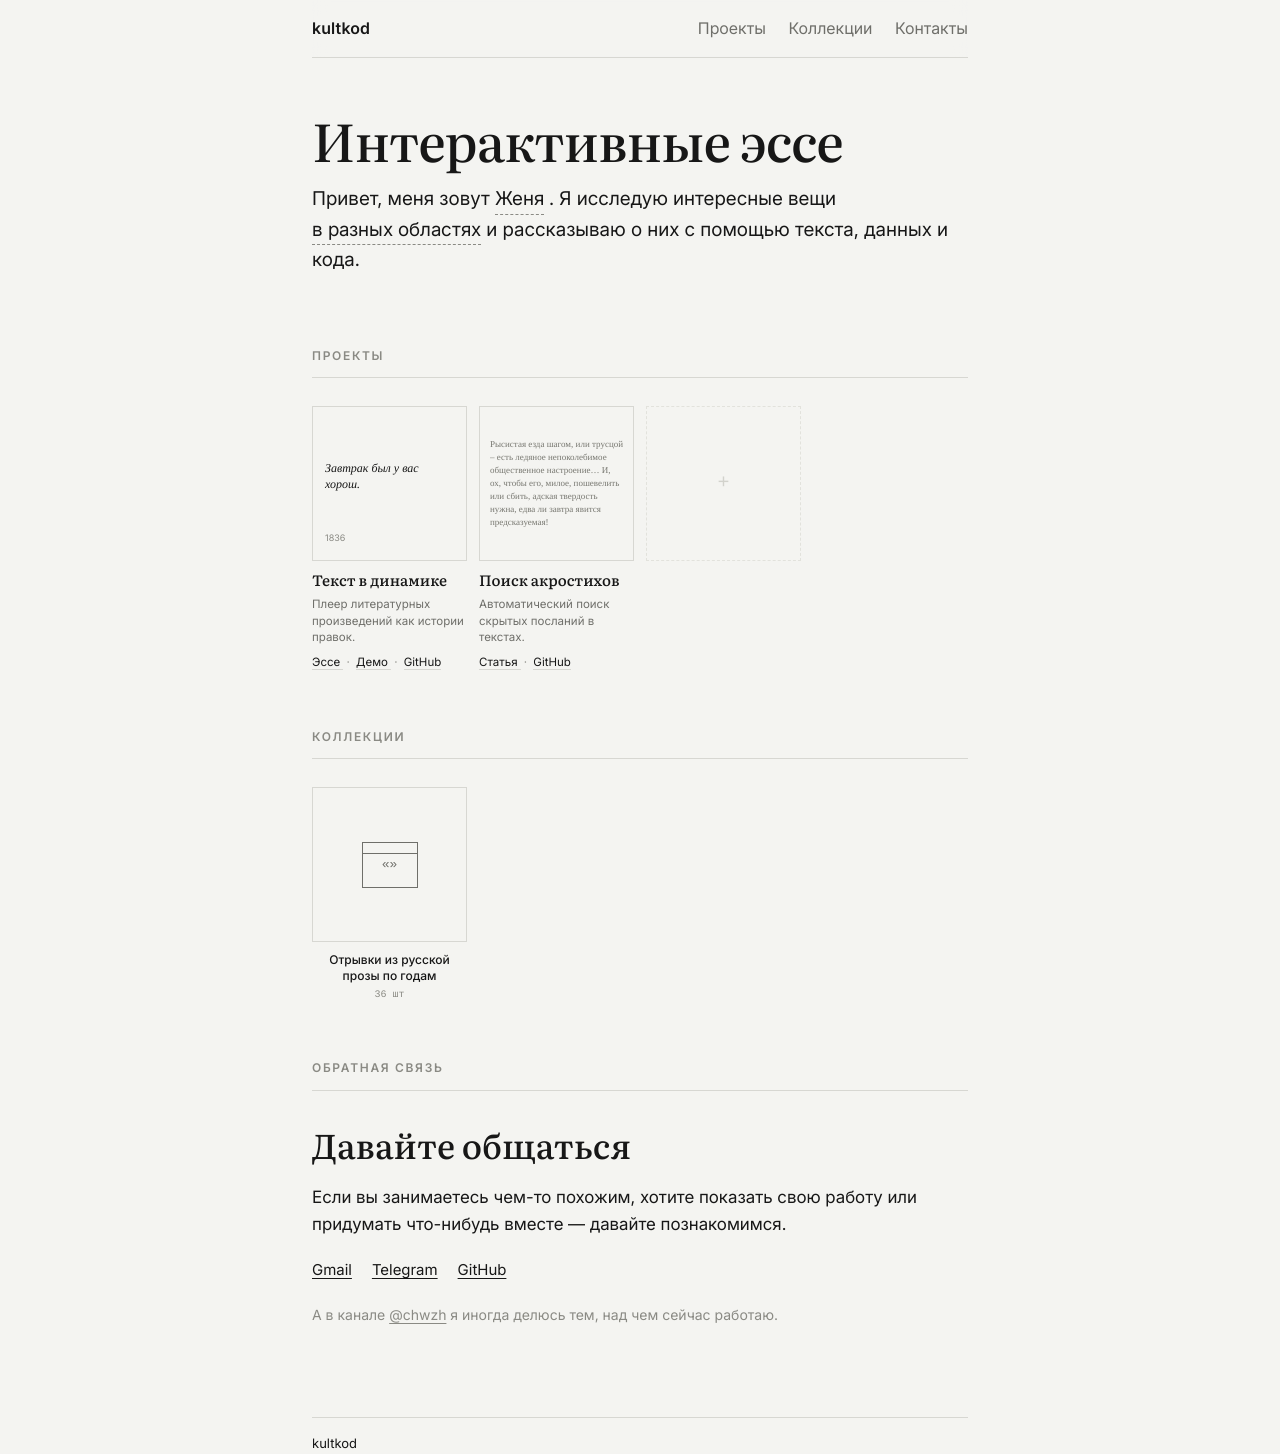
<file: index.html>
<!DOCTYPE html>
<html lang="ru">
<head>
  <meta charset="UTF-8" />
  <meta name="viewport" content="width=device-width, initial-scale=1.0" />

  <title>kultkod — Интерактивные эссе</title>

  <meta
    name="description"
    content="Женя / kultkod. Исследую интересные вещи и рассказываю о них с помощью текста, данных и кода."
  />

  <link rel="preconnect" href="https://fonts.googleapis.com">
  <link rel="preconnect" href="https://fonts.gstatic.com" crossorigin>

  <link
    href="https://fonts.googleapis.com/css2?family=Inter:wght@400;500;600&family=Literata:opsz,wght@7..72,400;7..72,500&display=swap"
    rel="stylesheet"
  >

  <link rel="stylesheet" href="./css/base.css" />
  <link rel="stylesheet" href="./css/home.css" />

  <!-- Yandex.Metrika counter -->
  <script type="text/javascript">
    (function(m,e,t,r,i,k,a){
      m[i]=m[i]||function(){(m[i].a=m[i].a||[]).push(arguments)};
      m[i].l=1*new Date();
      for (var j = 0; j < document.scripts.length; j++) {
        if (document.scripts[j].src === r) { return; }
      }
      k=e.createElement(t),a=e.getElementsByTagName(t)[0],
      k.async=1,k.src=r,a.parentNode.insertBefore(k,a)
    })(window, document,'script',
      'https://mc.yandex.ru/metrika/tag.js?id=113435962', 'ym');

    ym(113435962, 'init', {
      ssr:true,
      webvisor:true,
      clickmap:true,
      ecommerce:"dataLayer",
      referrer:document.referrer,
      url:location.href,
      accurateTrackBounce:true,
      trackLinks:true
    });
  </script>
  <noscript>
    <div>
      <img
        src="https://mc.yandex.ru/watch/113435962"
        style="position:absolute;left:-9999px;"
        alt=""
      >
    </div>
  </noscript>
  <!-- /Yandex.Metrika counter -->

</head>

<body>

<a class="skip" href="#content">К содержанию</a>

<div class="page">

  <!-- HEADER -->

  <header class="topbar">
    <div id="site-header"></div>
  </header>


  <main id="content">


    <!-- ===================================================
         HERO
         =================================================== -->

    <section class="hero" aria-label="Вступление">

      <h1 class="hero__title">
        Интерактивные эссе
      </h1>

      <p class="hero__lead">

        Привет, меня зовут

        <span class="areas">
          <button
            class="areas__trigger"
            type="button"
            aria-describedby="contact-tooltip"
          >Женя</button>

          <span
            class="areas__tooltip"
            id="contact-tooltip"
            role="tooltip"
          >
            <span>
              <a
                href="https://t.me/chbchk"
                target="_blank"
                rel="noopener noreferrer"
              >Telegram</a>
            </span>

            <span>
              <a href="mailto:dunenkov.evgeniy@gmail.com">
                Почта
              </a>
            </span>
          </span>
        </span>.

        Я исследую интересные вещи

        <span class="areas">
          <button
            class="areas__trigger"
            type="button"
            aria-describedby="areas-tooltip"
          >в разных областях</button>

          <span
            class="areas__tooltip"
            id="areas-tooltip"
            role="tooltip"
          >
            <span>язык</span>
            <span>литература</span>
            <span>финансы</span>
            <span>статистика</span>
            <span>интерфейсы</span>
            <span>визуализация данных</span>
            <span>музыка</span>
          </span>
        </span>

        и рассказываю о них с помощью текста, данных и кода.

      </p>

    </section>


    <!-- ===================================================
         PROJECTS
         =================================================== -->

    <section class="section" id="projects">

      <div class="section-header">
        ПРОЕКТЫ
      </div>

      <div class="inventory-grid">


        <!-- TEXT DYNAMICS -->

        <article class="project-card">

          <a class="project-card__visual" 
          href="./text-dynamics.html"
          aria-label="Текст в динамике — о проекте">

            <div class="td-preview" aria-hidden="true">

              <div class="td-preview__text">

                <p class="td-preview__state td-preview__state--before">
                  Завтрак был у вас хорош.
                </p>

                <p class="td-preview__state td-preview__state--after">
                  Завтрак
                  <span class="td-preview__removed">был</span>
                  у вас,
                  <span class="td-preview__added">господа,</span>
                  хорош<span class="td-preview__removed">.</span><span class="td-preview__added">...</span>
                  <span class="td-preview__added">Лабардан!</span>
                </p>

              </div>

              <div class="td-preview__year">

                <span class="td-preview__year-before">
                  1836
                </span>

                <span class="td-preview__year-after">
                  1842
                </span>

              </div>

            </div>

          </a>


          <a
            class="project-card__main"
            href="./text-dynamics.html"
          >

            <h2 class="project-card__title">
              Текст в динамике
            </h2>

            <p class="project-card__desc">
              Плеер литературных произведений как истории правок.
            </p>

          </a>


          <div class="project-card__links">

            <a href="./text-dynamics.html">
              Эссе
            </a>

            <span class="dot">·</span>

            <a href="./text-dynamics/">
              Демо
            </a>

            <span class="dot">·</span>

            <a
              href="https://github.com/kultkod/text-dynamics"
              target="_blank"
              rel="noopener noreferrer"
            >
              GitHub
            </a>

          </div>

        </article>



        <!-- ACROSTICS -->

        <article class="project-card">

          <a class="project-card__visual"
          href="https://sysblok.ru/philology/chto-takoe-akrostih-i-kak-najti-zashifrovannye-poslanija-v-tekste/"
          target="_blank"
          rel="noopener noreferrer"
          aria-label="Поиск акростихов — читать статью">

            <div class="acro-preview" aria-hidden="true">

              <p class="acro-preview__text">

<span class="acro-preview__word"><span class="acro-preview__first">Р</span>ысистая</span>
                <span class="acro-preview__word"><span class="acro-preview__first">е</span>зда</span>
                <span class="acro-preview__word"><span class="acro-preview__first">ш</span>агом</span>,
                <span class="acro-preview__word"><span class="acro-preview__first">и</span>ли</span>
                <span class="acro-preview__word"><span class="acro-preview__first">т</span>русцой</span>
                –
                <span class="acro-preview__word"><span class="acro-preview__first">е</span>сть</span>
                <span class="acro-preview__word"><span class="acro-preview__first">л</span>едяное</span>
                <span class="acro-preview__word"><span class="acro-preview__first">н</span>епоколебимое</span>
                <span class="acro-preview__word"><span class="acro-preview__first">о</span>бщественное</span>
                <span class="acro-preview__word"><span class="acro-preview__first">н</span>астроение</span>…

                <span class="acro-preview__word"><span class="acro-preview__first">И</span></span>,
                <span class="acro-preview__word"><span class="acro-preview__first">о</span>х</span>,
                <span class="acro-preview__word"><span class="acro-preview__first">ч</span>тобы</span>
                <span class="acro-preview__word"><span class="acro-preview__first">е</span>го</span>,
                <span class="acro-preview__word"><span class="acro-preview__first">м</span>илое</span>,
                <span class="acro-preview__word"><span class="acro-preview__first">п</span>ошевелить</span>
                <span class="acro-preview__word"><span class="acro-preview__first">и</span>ли</span>
                <span class="acro-preview__word"><span class="acro-preview__first">с</span>бить</span>,
                <span class="acro-preview__word"><span class="acro-preview__first">а</span>дская</span>
                <span class="acro-preview__word"><span class="acro-preview__first">т</span>вердость</span>
                <span class="acro-preview__word"><span class="acro-preview__first">н</span>ужна</span>,
                <span class="acro-preview__word"><span class="acro-preview__first">е</span>два</span>
                <span class="acro-preview__word"><span class="acro-preview__first">л</span>и</span>
                <span class="acro-preview__word"><span class="acro-preview__first">з</span>автра</span>
                <span class="acro-preview__word"><span class="acro-preview__first">я</span>вится</span>
                <span class="acro-preview__word"><span class="acro-preview__first">п</span>редсказуемая</span>!
              </p>

            </div>

          </a>


          <a
            class="project-card__main"
            href="https://sysblok.ru/philology/chto-takoe-akrostih-i-kak-najti-zashifrovannye-poslanija-v-tekste/"
            target="_blank"
            rel="noopener noreferrer"
          >

            <h2 class="project-card__title">
              Поиск акростихов
            </h2>

            <p class="project-card__desc">
              Автоматический поиск скрытых посланий в текстах.
            </p>

          </a>


          <div class="project-card__links">

            <a
              href="https://sysblok.ru/philology/chto-takoe-akrostih-i-kak-najti-zashifrovannye-poslanija-v-tekste/"
              target="_blank"
              rel="noopener noreferrer"
            >
              Статья
            </a>

            <span class="dot">·</span>

            <a
              href="https://github.com/zhenyacode/acrofinder/"
              target="_blank"
              rel="noopener noreferrer"
            >
              GitHub
            </a>

          </div>

        </article>





        <div class="inventory-slot">

          <a
            class="inventory-slot__link"
            href="#contact"
            aria-label="Предложить совместный проект"
          >

            <span class="inventory-slot__plus">
              +
            </span>

            <span class="inventory-slot__hint">
              Сделаем что-нибудь вместе?
            </span>

          </a>

        </div>


      </div>

    </section>



        <section class="section" id="collections">

      <div class="section-header">
        КОЛЛЕКЦИИ
      </div>

      <div class="inventory-grid">


        <article class="collection-card">

          <a class="collection-card__link" href="./collections/txt-yearly/"
          aria-label="Русская проза по годам — открыть коллекцию">

            <div class="collection-card__visual">

              <div class="collection-box">
                <span class="collection-box__glyph">«»</span>
              </div>

            </div>

            <span class="collection-card__title">
              Отрывки из русской прозы по годам
            </span>

            <span
              class="collection-card__count"
              id="txt-yearly-count"
            >
              Коллекция пополняется
            </span>

          </a>

        </article>



      </div>

    </section>



    <!-- ===================================================
         CONTACT
         =================================================== -->

    <section class="section contact" id="contact">

      <div class="section-header">
        ОБРАТНАЯ СВЯЗЬ
      </div>

      <h2 class="contact__title">
        Давайте общаться
      </h2>

      <p class="contact__desc">
        Если вы занимаетесь чем-то похожим, хотите показать
        свою работу или придумать что-нибудь вместе —
        давайте познакомимся.
      </p>


      <div class="contact__links">

        <a href="mailto:dunenkov.evgeniy@gmail.com">
          Gmail
        </a>

        <a
          href="https://t.me/chbchk"
          target="_blank"
          rel="noopener noreferrer"
        >
          Telegram
        </a>

        <a
          href="https://github.com/zhenyacode"
          target="_blank"
          rel="noopener noreferrer"
        >
          GitHub
        </a>

      </div>


      <p class="channel-note">

        А в канале

        <a
          href="https://t.me/chwzh"
          target="_blank"
          rel="noopener noreferrer"
        >@chwzh</a>

        я иногда делюсь тем, над чем сейчас работаю.

      </p>

    </section>


  </main>


  <!-- FOOTER -->

  <footer class="site-footer">

    <div class="footer-row">
      <span>kultkod</span>
    </div>

  </footer>


</div>



<script>
(async function updateCollectionCount() {
  const counter = document.getElementById("txt-yearly-count");
  if (!counter) return;

  try {
    const response = await fetch("./collections/txt-yearly/texts.md");

    if (!response.ok) {
      throw new Error(`HTTP ${response.status}`);
    }

    const content = await response.text();

    const count = (
      content.match(/^year:\s*\d+\s*$/gm) || []
    ).length;

    if (count > 0) {
      counter.textContent = `${count} шт`;
    }

  } catch (error) {
    console.warn("Не удалось загрузить количество фрагментов", error);
  }
})();
</script>

<script>
fetch('/components/header.html')
  .then(response => response.text())
  .then(html => {
    document.getElementById('site-header').innerHTML = html;
  });
</script>
</body>
</html>
</file>
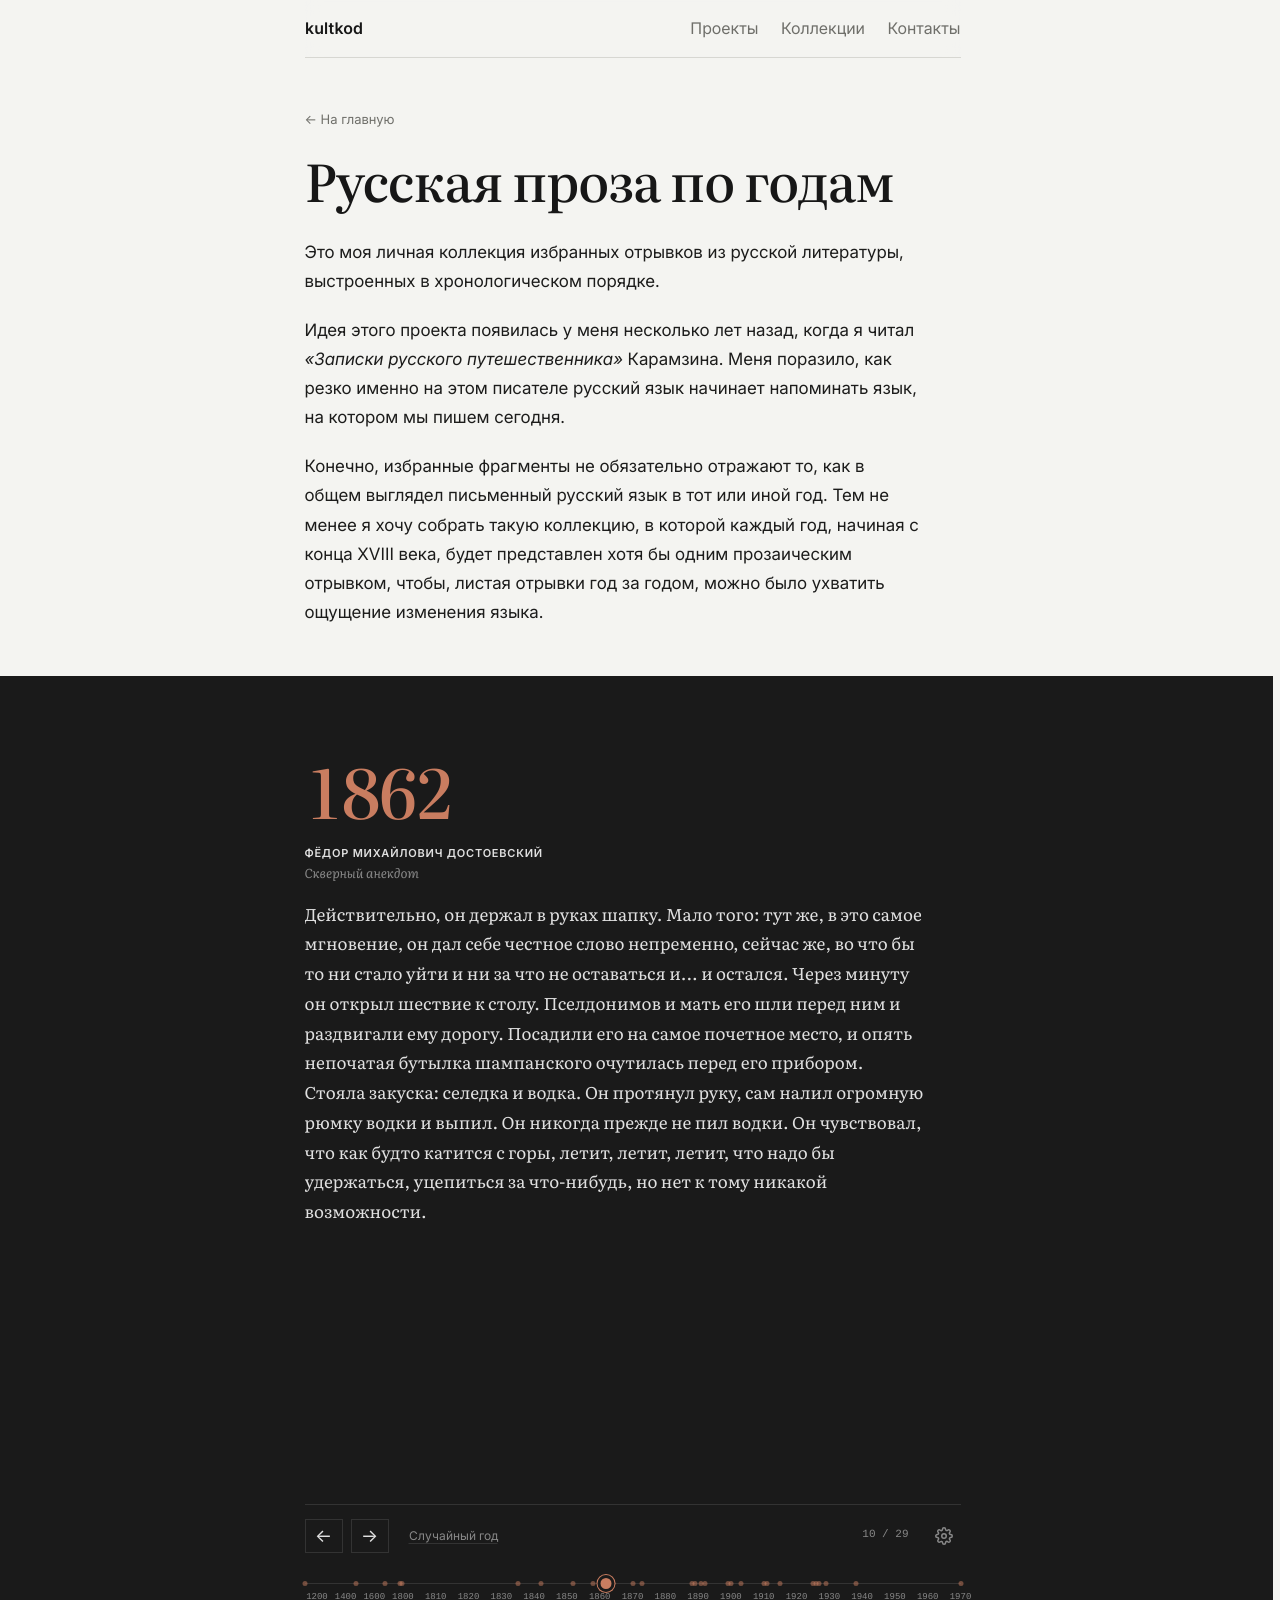
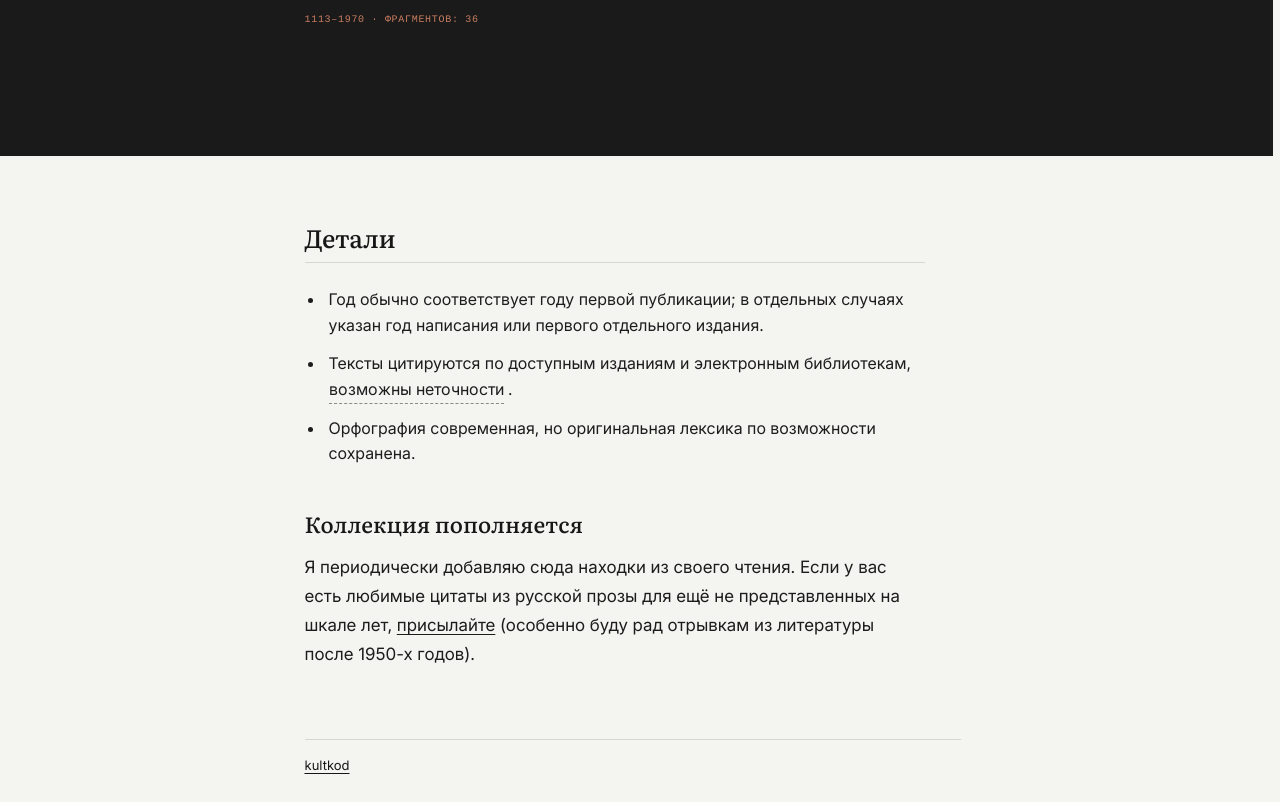
<file: collections/txt-yearly/index.html>
<!DOCTYPE html>
<html lang="ru">
<head>
  <meta charset="UTF-8">
  <meta name="viewport" content="width=device-width, initial-scale=1.0">

  <title>Русский язык по годам — kultkod</title>
  <meta name="description" content="Личная коллекция избранных отрывков из русской литературы в хронологическом порядке.">

  <link rel="preconnect" href="https://fonts.googleapis.com">
  <link rel="preconnect" href="https://fonts.gstatic.com" crossorigin>
  <link href="https://fonts.googleapis.com/css2?family=Inter:wght@400;500;600&family=Literata:opsz,wght@7..72,400;7..72,500&display=swap" rel="stylesheet">

  <link rel="stylesheet" href="../../css/base.css">
  <link rel="stylesheet" href="../../css/essay.css">
  <link rel="stylesheet" href="./style.css">
</head>

<body>

<a class="skip" href="#slide-content">К содержанию</a>

<div class="page collection-page">

  <!-- SITE HEADER -->

  <header class="topbar">
    <div id="site-header"></div>
  </header>


  <!-- <header class="topbar">
    <div class="topbar__row">
      <a class="brand" href="../../" aria-label="На главную">
        <span class="brand__name">kultkod</span>
      </a>

    </div>

    <div class="rule" aria-hidden="true"></div>
  </header>

   -->

  <main class="collection-main">

    <!-- INTRODUCTION -->

  
    <header class="collection-header">
          <a class="essay-back" href="../../">
          ← На главную
        </a>
      <h1 class="essay-title">Русская проза по годам</h1>
    </header>

    <article class="essay-body collection-intro">
      <p>
        Это моя личная коллекция избранных отрывков
        из русской литературы, выстроенных в хронологическом
        порядке.
      </p>

      <p>
        Идея этого проекта появилась у меня
        несколько лет назад, когда я читал <i>«Записки русского
        путешественника»</i> Карамзина. Меня поразило,
        как резко именно на этом писателе русский язык
        начинает напоминать язык, на котором мы пишем сегодня.
      </p>

      <p>
        Конечно, избранные фрагменты не обязательно отражают
        то, как в общем выглядел письменный русский язык в тот
        или иной год. Тем не менее я хочу собрать такую коллекцию,
        в которой каждый год, начиная с конца XVIII века, будет
        представлен хотя бы одним прозаическим отрывком,
        чтобы, листая отрывки год за годом, можно было
        ухватить ощущение изменения языка.
      </p>
    </article>


    <!-- DARK READER -->

    <div class="reader-band">

      <section class="reader" id="reader" aria-label="Литературные фрагменты">



        <!-- YEAR -->

        <div class="reader-header">
          <div class="slide-year" id="slide-year"></div>
        </div>

        <!-- FRAGMENTS -->

        <div class="slide-area" id="slide-area">
          <article class="slide" id="slide-content" aria-live="polite"></article>
        </div>

        <!-- CONTROLS -->

        <div class="reader-controls">

          <div class="reader-navigation">

            <nav class="reader-navigation__buttons" aria-label="Навигация по годам">
              <button class="nav-button" id="prev" type="button"
                      aria-label="Предыдущий год">←</button>

              <button class="nav-button" id="next" type="button"
                      aria-label="Следующий год">→</button>

              <button class="random-button" id="random-year" type="button">
                Случайный год
              </button>
            </nav>

            <div class="reader-navigation__right">

              <span class="counter" id="counter">— / —</span>

              <!-- SETTINGS -->

              <div class="settings-wrapper">

                <button class="settings-button" id="settings-button" type="button"
                        aria-label="Настройки чтения" aria-expanded="false"
                        aria-controls="settings-panel">

                  <svg width="18" height="18" viewBox="0 0 24 24"
                       fill="none" stroke="currentColor" stroke-width="2"
                       stroke-linecap="round" stroke-linejoin="round"
                       aria-hidden="true">

                    <circle cx="12" cy="12" r="3"></circle>

                    <path d="M19.4 15a1.65 1.65 0 0 0 .33 1.82l.06.06a2 2 0 0 1 0 2.83 2 2 0 0 1-2.83 0l-.06-.06a1.65 1.65 0 0 0-1.82-.33 1.65 1.65 0 0 0-1 1.51V21a2 2 0 0 1-2 2 2 2 0 0 1-2-2v-.09A1.65 1.65 0 0 0 9 19.4a1.65 1.65 0 0 0-1.82.33l-.06.06a2 2 0 0 1-2.83 0 2 2 0 0 1 0-2.83l.06-.06a1.65 1.65 0 0 0 .33-1.82 1.65 1.65 0 0 0-1.51-1H3a2 2 0 0 1-2-2 2 2 0 0 1 2-2h.09A1.65 1.65 0 0 0 4.6 9a1.65 1.65 0 0 0-.33-1.82l-.06-.06a2 2 0 0 1 0-2.83 2 2 0 0 1 2.83 0l.06.06a1.65 1.65 0 0 0 1.82.33H9a1.65 1.65 0 0 0 1-1.51V3a2 2 0 0 1 2-2 2 2 0 0 1 2 2v.09a1.65 1.65 0 0 0 1 1.51 1.65 1.65 0 0 0 1.82-.33l.06-.06a2 2 0 0 1 2.83 0 2 2 0 0 1 0 2.83l-.06.06a1.65 1.65 0 0 0-.33 1.82V9a1.65 1.65 0 0 0 1.51 1H21a2 2 0 0 1 2 2 2 2 0 0 1-2 2h-.09a1.65 1.65 0 0 0-1.51 1z"></path>
                  </svg>

                </button>

                <div class="settings-panel" id="settings-panel" hidden>
                  <span class="settings-label">Размер текста</span>

                  <div class="font-size-control">
                    <button class="font-button" id="font-decrease" type="button"
                            aria-label="Уменьшить размер текста">−</button>

                    <span id="font-size-value">14 px</span>

                    <button class="font-button" id="font-increase" type="button"
                            aria-label="Увеличить размер текста">+</button>
                  </div>
                </div>

              </div>
            </div>
          </div>

          <!-- TIMELINE -->

          <div class="timeline-container">
            <div class="timeline" id="timeline" role="slider" tabindex="0"
                 aria-label="Выбор года" aria-orientation="horizontal">

              <div class="timeline-track"></div>
              <div class="timeline-ticks" id="timeline-ticks"></div>
              <div class="timeline-markers" id="timeline-markers"></div>
              <div class="timeline-cursor" id="timeline-cursor"></div>

            </div>
          </div>

        </div>
        <div class="reader-meta">
        <span class="collection-info" id="collection-info">
        Загрузка...
        </span>
        </div>

      </section>
    </div>


    <!-- DETAILS -->

    <section class="collection-details essay-section" aria-labelledby="details-title">

      <div class="essay-section-heading">
        <h2 id="details-title">Детали</h2>
      </div>

      <div class="essay-body">

        <ul class="essay-list">
          <li>
            Год обычно соответствует году первой публикации;
            в отдельных случаях указан год написания
            или первого отдельного издания.
          </li>

          <li>
            Тексты цитируются по доступным изданиям
            и электронным библиотекам,

            <span class="note-tooltip">
              <button class="note-tooltip__trigger" id="accuracy-trigger"
                      type="button" aria-expanded="false"
                      aria-controls="accuracy-tooltip">
                возможны неточности
              </button>

              <span class="note-tooltip__content" id="accuracy-tooltip" hidden>
                У нас тут довольно вольно, но если вы точно нашли ошибку,
                <a href="https://t.me/chbchk" target="_blank"
                   rel="noopener noreferrer">напишите, пожалуйста ↗</a>.
              </span>
            </span>.
          </li>

          <li>
            Орфография современная, но оригинальная лексика
            по возможности сохранена.
          </li>
        </ul>

      </div>


      <!-- CONTRIBUTION -->

      <div class="collection-contribute">

        <h3>Коллекция пополняется</h3>

        <div class="essay-body">
          <p>
            Я периодически добавляю сюда находки из своего чтения.
            Если у вас есть любимые цитаты из русской прозы
            для ещё не представленных на шкале лет,
            <a href="https://t.me/chbchk" target="_blank"
               rel="noopener noreferrer">присылайте</a>
            (особенно буду рад отрывкам из литературы после 1950-х годов).
          </p>
        </div>

      </div>

    </section>

  </main>


  <!-- FOOTER -->

  <footer class="site-footer">
    <div class="footer-row">
      <a href="../../">kultkod</a>
    </div>
  </footer>

</div>

<script src="./app.js"></script>
<script>
fetch('/components/header.html')
  .then(response => response.text())
  .then(html => {
    document.getElementById('site-header').innerHTML = html;
  });
</script>
</body>
</html>
</file>
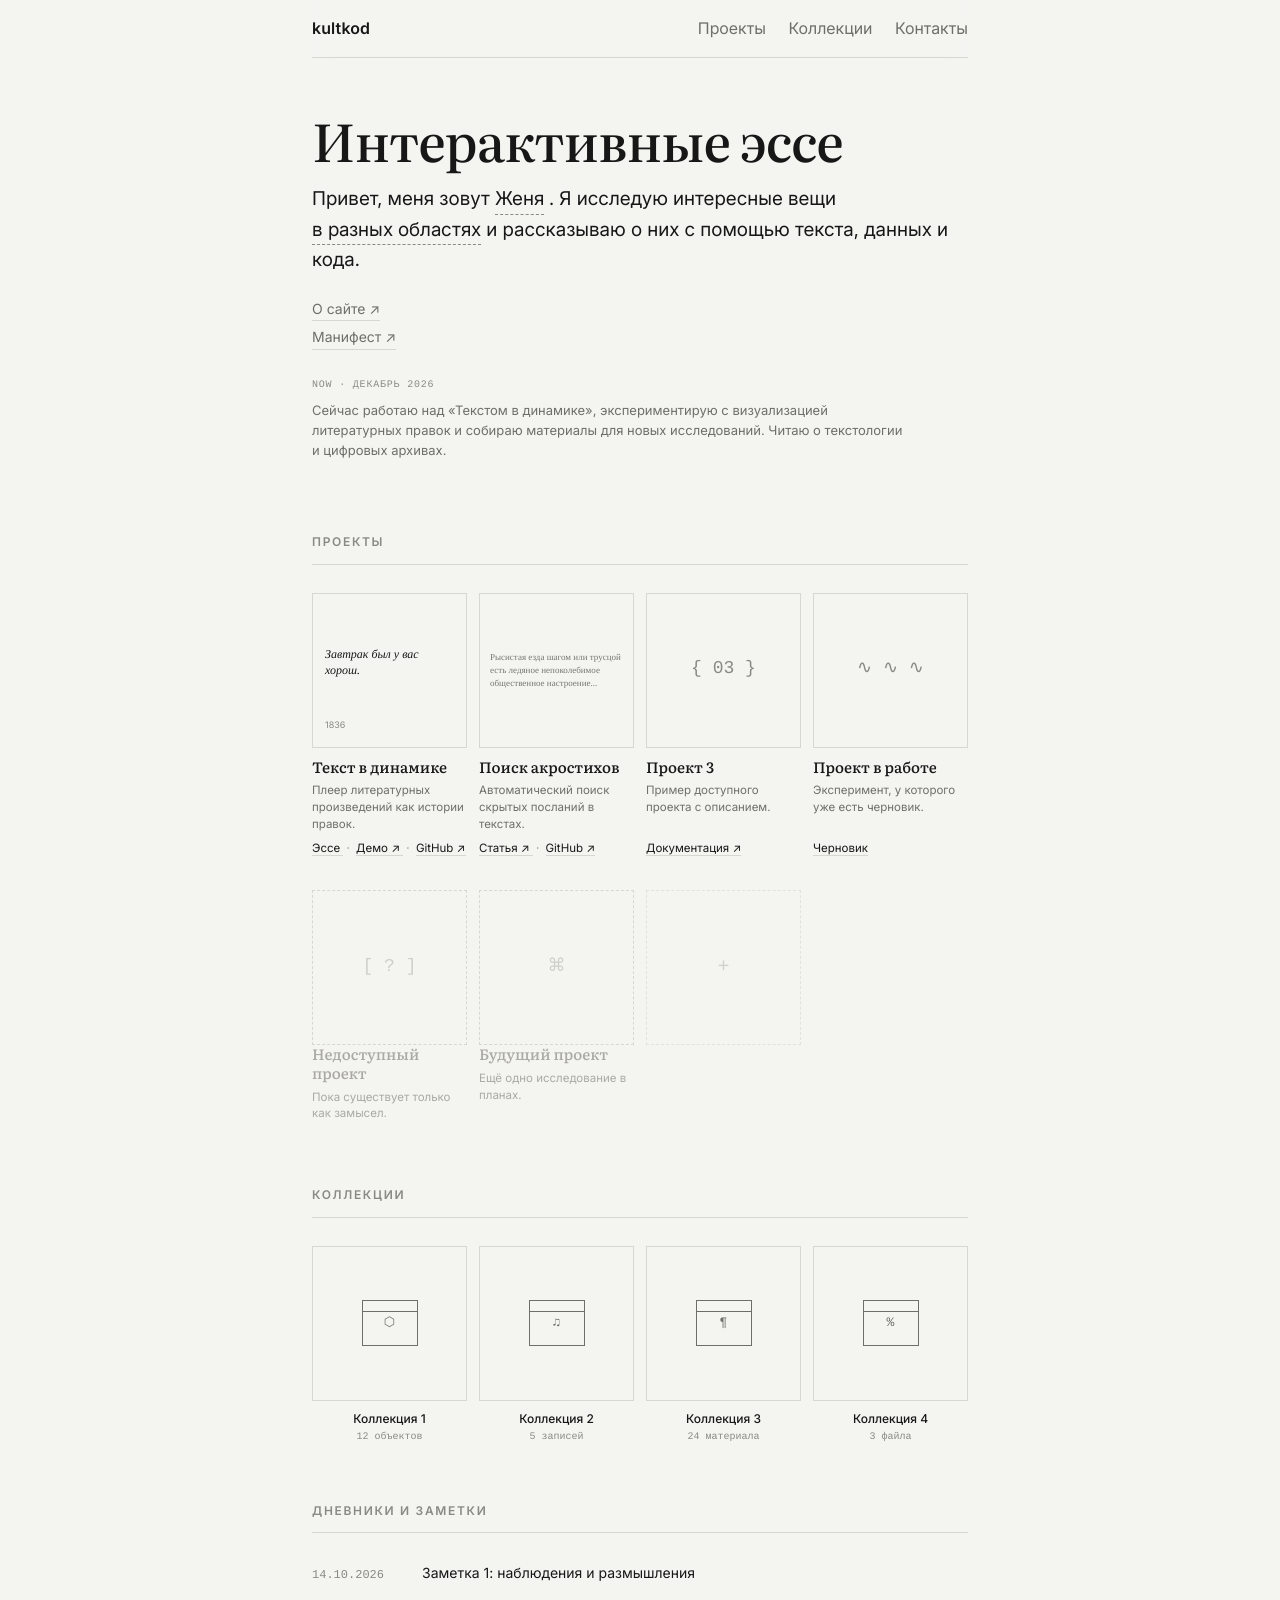
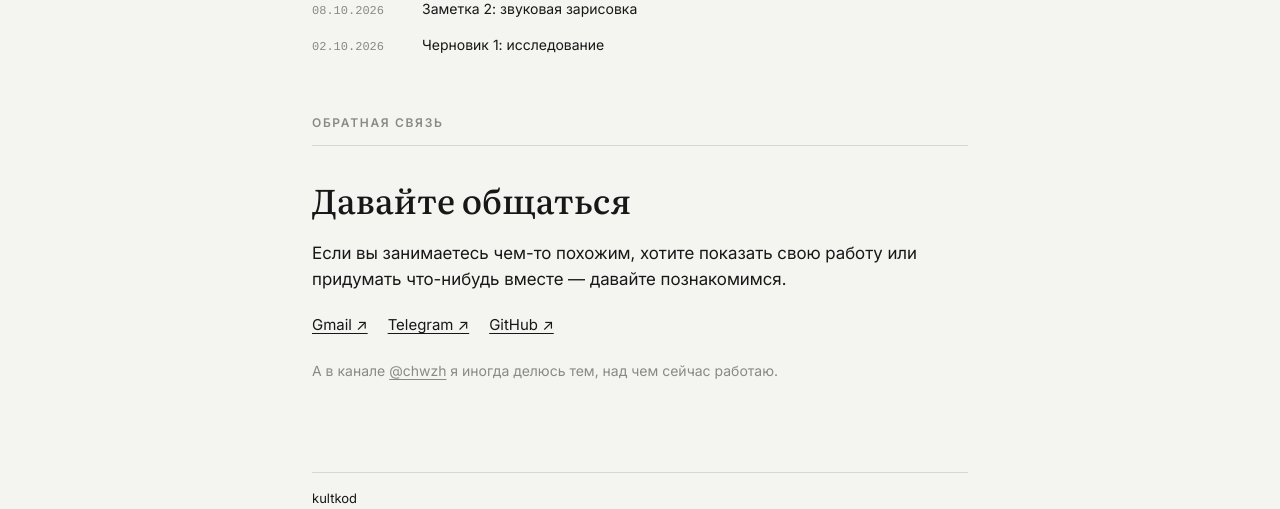
<file: test.html>
<!DOCTYPE html>
<html lang="ru">
<head>
  <meta charset="UTF-8" />
  <meta name="viewport" content="width=device-width, initial-scale=1.0" />

  <title>kultkod — Интерактивные эссе</title>

  <meta
    name="description"
    content="Женя / kultkod. Исследую интересные вещи и рассказываю о них с помощью текста, данных и кода."
  />

  <link rel="preconnect" href="https://fonts.googleapis.com">
  <link rel="preconnect" href="https://fonts.gstatic.com" crossorigin>

  <link
    href="https://fonts.googleapis.com/css2?family=Inter:wght@400;500;600&family=Literata:opsz,wght@7..72,400;7..72,500&display=swap"
    rel="stylesheet"
  >

  <link rel="stylesheet" href="./css/base.css" />
  <link rel="stylesheet" href="./css/home.css" />

  <!-- Yandex.Metrika counter -->
  <script type="text/javascript">
    (function(m,e,t,r,i,k,a){
      m[i]=m[i]||function(){(m[i].a=m[i].a||[]).push(arguments)};
      m[i].l=1*new Date();
      for (var j = 0; j < document.scripts.length; j++) {
        if (document.scripts[j].src === r) { return; }
      }
      k=e.createElement(t),a=e.getElementsByTagName(t)[0],
      k.async=1,k.src=r,a.parentNode.insertBefore(k,a)
    })(window, document,'script',
      'https://mc.yandex.ru/metrika/tag.js?id=113435962', 'ym');

    ym(113435962, 'init', {
      ssr:true,
      webvisor:true,
      clickmap:true,
      ecommerce:"dataLayer",
      referrer:document.referrer,
      url:location.href,
      accurateTrackBounce:true,
      trackLinks:true
    });
  </script>
  <noscript>
    <div>
      <img
        src="https://mc.yandex.ru/watch/113435962"
        style="position:absolute;left:-9999px;"
        alt=""
      >
    </div>
  </noscript>
  <!-- /Yandex.Metrika counter -->

</head>

<body>

<a class="skip" href="#content">К содержанию</a>

<div class="page">

  <!-- HEADER -->

  <header class="topbar">
    <div id="site-header"></div>
  </header>

  <main id="content">


    <!-- ===================================================
         HERO
         =================================================== -->

    <section class="hero" aria-label="Вступление">

      <h1 class="hero__title">
        Интерактивные эссе
      </h1>

      <p class="hero__lead">

        Привет, меня зовут

        <span class="areas">
          <button
            class="areas__trigger"
            type="button"
            aria-describedby="contact-tooltip"
          >Женя</button>

          <span
            class="areas__tooltip"
            id="contact-tooltip"
            role="tooltip"
          >
            <span>
              <a
                href="https://t.me/chbchk"
                target="_blank"
                rel="noopener noreferrer"
              >Telegram ↗</a>
            </span>

            <span>
              <a href="mailto:dunenkov.evgeniy@gmail.com">
                Почта ↗
              </a>
            </span>
          </span>
        </span>.

        Я исследую интересные вещи

        <span class="areas">
          <button
            class="areas__trigger"
            type="button"
            aria-describedby="areas-tooltip"
          >в разных областях</button>

          <span
            class="areas__tooltip"
            id="areas-tooltip"
            role="tooltip"
          >
            <span>язык</span>
            <span>литература</span>
            <span>финансы</span>
            <span>статистика</span>
            <span>интерфейсы</span>
            <span>визуализация данных</span>
            <span>музыка</span>
          </span>
        </span>

        и рассказываю о них с помощью текста, данных и кода.

      </p>


      <!-- STARTING POINTS -->

      <div class="hero__links">

        <a href="#">О сайте ↗</a>
        <a href="#">Манифест ↗</a>

      </div>



      <div class="now">

        <span class="now__label">
          NOW · ДЕКАБРЬ 2026
        </span>

        <p class="now__text">
          Сейчас работаю над «Текстом в динамике»,
          экспериментирую с визуализацией литературных правок
          и собираю материалы для новых исследований.
          Читаю о текстологии и цифровых архивах.
        </p>

      </div>

    </section>



    <!-- ===================================================
         PROJECTS
         =================================================== -->

    <section class="section" id="projects">

      <div class="section-header">
        ПРОЕКТЫ
      </div>

      <div class="inventory-grid">


        <!-- TEXT DYNAMICS -->

        <article class="project-card">

          <a class="project-card__visual" 
          href="./text-dynamics.html"
          aria-label="Текст в динамике — о проекте">

            <div class="td-preview" aria-hidden="true">

              <div class="td-preview__text">

                <p class="td-preview__state td-preview__state--before">
                  Завтрак был у вас хорош.
                </p>

                <p class="td-preview__state td-preview__state--after">
                  Завтрак
                  <span class="td-preview__removed">был</span>
                  у вас,
                  <span class="td-preview__added">господа,</span>
                  хорош<span class="td-preview__removed">.</span><span class="td-preview__added">...</span>
                  <span class="td-preview__added">Лабардан!</span>
                </p>

              </div>

              <div class="td-preview__year">

                <span class="td-preview__year-before">
                  1836
                </span>

                <span class="td-preview__year-after">
                  1842
                </span>

              </div>

            </div>

          </a>


          <a
            class="project-card__main"
            href="./text-dynamics.html"
          >

            <h2 class="project-card__title">
              Текст в динамике
            </h2>

            <p class="project-card__desc">
              Плеер литературных произведений как истории правок.
            </p>

          </a>


          <div class="project-card__links">

            <a href="./text-dynamics.html">
              Эссе
            </a>

            <span class="dot">·</span>

            <a href="./text-dynamics/">
              Демо ↗
            </a>

            <span class="dot">·</span>

            <a
              href="https://github.com/kultkod/text-dynamics"
              target="_blank"
              rel="noopener noreferrer"
            >
              GitHub ↗
            </a>

          </div>

        </article>



        <!-- ACROSTICS -->

        <article class="project-card">

          <a class="project-card__visual"
          href="https://sysblok.ru/philology/chto-takoe-akrostih-i-kak-najti-zashifrovannye-poslanija-v-tekste/"
          target="_blank"
          rel="noopener noreferrer"
          aria-label="Поиск акростихов — читать статью">

            <div class="acro-preview" aria-hidden="true">

              <p class="acro-preview__text">

                <span class="acro-preview__word"><span class="acro-preview__first">Р</span>ысистая</span>
                <span class="acro-preview__word"><span class="acro-preview__first">е</span>зда</span>
                <span class="acro-preview__word"><span class="acro-preview__first">ш</span>агом</span>
                <span class="acro-preview__word"><span class="acro-preview__first">и</span>ли</span>
                <span class="acro-preview__word"><span class="acro-preview__first">т</span>русцой</span>
                <span class="acro-preview__word"><span class="acro-preview__first">е</span>сть</span>
                <span class="acro-preview__word"><span class="acro-preview__first">л</span>едяное</span>
                <span class="acro-preview__word"><span class="acro-preview__first">н</span>епоколебимое</span>
                <span class="acro-preview__word"><span class="acro-preview__first">о</span>бщественное</span>
                <span class="acro-preview__word"><span class="acro-preview__first">н</span>астроение...</span>

              </p>

            </div>

          </a>


          <a
            class="project-card__main"
            href="https://sysblok.ru/philology/chto-takoe-akrostih-i-kak-najti-zashifrovannye-poslanija-v-tekste/"
            target="_blank"
            rel="noopener noreferrer"
          >

            <h2 class="project-card__title">
              Поиск акростихов
            </h2>

            <p class="project-card__desc">
              Автоматический поиск скрытых посланий в текстах.
            </p>

          </a>


          <div class="project-card__links">

            <a
              href="https://sysblok.ru/philology/chto-takoe-akrostih-i-kak-najti-zashifrovannye-poslanija-v-tekste/"
              target="_blank"
              rel="noopener noreferrer"
            >
              Статья ↗
            </a>

            <span class="dot">·</span>

            <a
              href="https://github.com/zhenyacode/acrofinder/"
              target="_blank"
              rel="noopener noreferrer"
            >
              GitHub ↗
            </a>

          </div>

        </article>



        <article class="project-card">

          <a class="project-card__visual"
          href="#">

            <div class="demo-icon">
              { 03 }
            </div>

          </a>

          <a class="project-card__main" href="#">

            <h2 class="project-card__title">
              Проект 3
            </h2>

            <p class="project-card__desc">
              Пример доступного проекта с описанием.
            </p>

          </a>

          <div class="project-card__links">
            <a href="#">Документация ↗</a>
          </div>

        </article>



        <article class="project-card">

          <a class="project-card__visual"
          href="#">

            <div class="demo-icon">
              ∿ ∿ ∿
            </div>

          </a>

          <a class="project-card__main" href="#">

            <h2 class="project-card__title">
              Проект в работе
            </h2>

            <p class="project-card__desc">
              Эксперимент, у которого уже есть черновик.
            </p>

          </a>

          <div class="project-card__links">
            <a href="#">Черновик</a>
          </div>

        </article>




        <article class="project-card project-card--disabled">

          <div class="project-card__visual">

            <div class="demo-icon">
              [ ? ]
            </div>

          </div>

          <h2 class="project-card__title">
            Недоступный проект
          </h2>

          <p class="project-card__desc">
            Пока существует только как замысел.
          </p>

        </article>



        <article class="project-card project-card--disabled">

          <div class="project-card__visual">

            <div class="demo-icon">
              ⌘
            </div>

          </div>

          <h2 class="project-card__title">
            Будущий проект
          </h2>

          <p class="project-card__desc">
            Ещё одно исследование в планах.
          </p>

        </article>


        <div class="inventory-slot">

          <a
            class="inventory-slot__link"
            href="#contact"
            aria-label="Предложить совместный проект"
          >

            <span class="inventory-slot__plus">
              +
            </span>

            <span class="inventory-slot__hint">
              Сделаем что-нибудь вместе?
            </span>

          </a>

        </div>


      </div>

    </section>



    <section class="section" id="collections">

      <div class="section-header">
        КОЛЛЕКЦИИ
      </div>

      <div class="inventory-grid">


        <article class="collection-card">

          <a class="collection-card__link" href="#">

            <div class="collection-card__visual">

              <div class="collection-box">
                <span class="collection-box__glyph">⬡</span>
              </div>

            </div>

            <span class="collection-card__title">
              Коллекция 1
            </span>

            <span class="collection-card__count">
              12 объектов
            </span>

          </a>

        </article>



        <article class="collection-card">

          <a class="collection-card__link" href="#">

            <div class="collection-card__visual">

              <div class="collection-box">
                <span class="collection-box__glyph">♫</span>
              </div>

            </div>

            <span class="collection-card__title">
              Коллекция 2
            </span>

            <span class="collection-card__count">
              5 записей
            </span>

          </a>

        </article>



        <article class="collection-card">

          <a class="collection-card__link" href="#">

            <div class="collection-card__visual">

              <div class="collection-box">
                <span class="collection-box__glyph">¶</span>
              </div>

            </div>

            <span class="collection-card__title">
              Коллекция 3
            </span>

            <span class="collection-card__count">
              24 материала
            </span>

          </a>

        </article>



        <article class="collection-card">

          <a class="collection-card__link" href="#">

            <div class="collection-card__visual">

              <div class="collection-box">
                <span class="collection-box__glyph">%</span>
              </div>

            </div>

            <span class="collection-card__title">
              Коллекция 4
            </span>

            <span class="collection-card__count">
              3 файла
            </span>

          </a>

        </article>


      </div>

    </section>


    <section class="section" id="diaries">

      <div class="section-header">
        ДНЕВНИКИ И ЗАМЕТКИ
      </div>


      <div class="diaries-list">

        <a class="diary-row" href="#">

          <span class="diary-row__date">
            14.10.2026
          </span>

          <span class="diary-row__title">
            Заметка 1: наблюдения и размышления
          </span>

        </a>


        <a class="diary-row" href="#">

          <span class="diary-row__date">
            08.10.2026
          </span>

          <span class="diary-row__title">
            Заметка 2: звуковая зарисовка
          </span>

        </a>


        <a class="diary-row" href="#">

          <span class="diary-row__date">
            02.10.2026
          </span>

          <span class="diary-row__title">
            Черновик 1: исследование
          </span>

        </a>

      </div>

    </section>



    <!-- ===================================================
         CONTACT
         =================================================== -->

    <section class="section contact" id="contact">

      <div class="section-header">
        ОБРАТНАЯ СВЯЗЬ
      </div>

      <h2 class="contact__title">
        Давайте общаться
      </h2>

      <p class="contact__desc">
        Если вы занимаетесь чем-то похожим, хотите показать
        свою работу или придумать что-нибудь вместе —
        давайте познакомимся.
      </p>


      <div class="contact__links">

        <a href="mailto:dunenkov.evgeniy@gmail.com">
          Gmail ↗
        </a>

        <a
          href="https://t.me/chbchk"
          target="_blank"
          rel="noopener noreferrer"
        >
          Telegram ↗
        </a>

        <a
          href="https://github.com/zhenyacode"
          target="_blank"
          rel="noopener noreferrer"
        >
          GitHub ↗
        </a>

      </div>


      <p class="channel-note">

        А в канале

        <a
          href="https://t.me/chwzh"
          target="_blank"
          rel="noopener noreferrer"
        >@chwzh</a>

        я иногда делюсь тем, над чем сейчас работаю.

      </p>

    </section>


  </main>


  <!-- FOOTER -->

  <footer class="site-footer">

    <div class="footer-row">
      <span>kultkod</span>
    </div>

  </footer>


</div>
<script>
fetch('/components/header.html')
  .then(response => response.text())
  .then(html => {
    document.getElementById('site-header').innerHTML = html;
  });
</script>
</body>
</html>
</file>
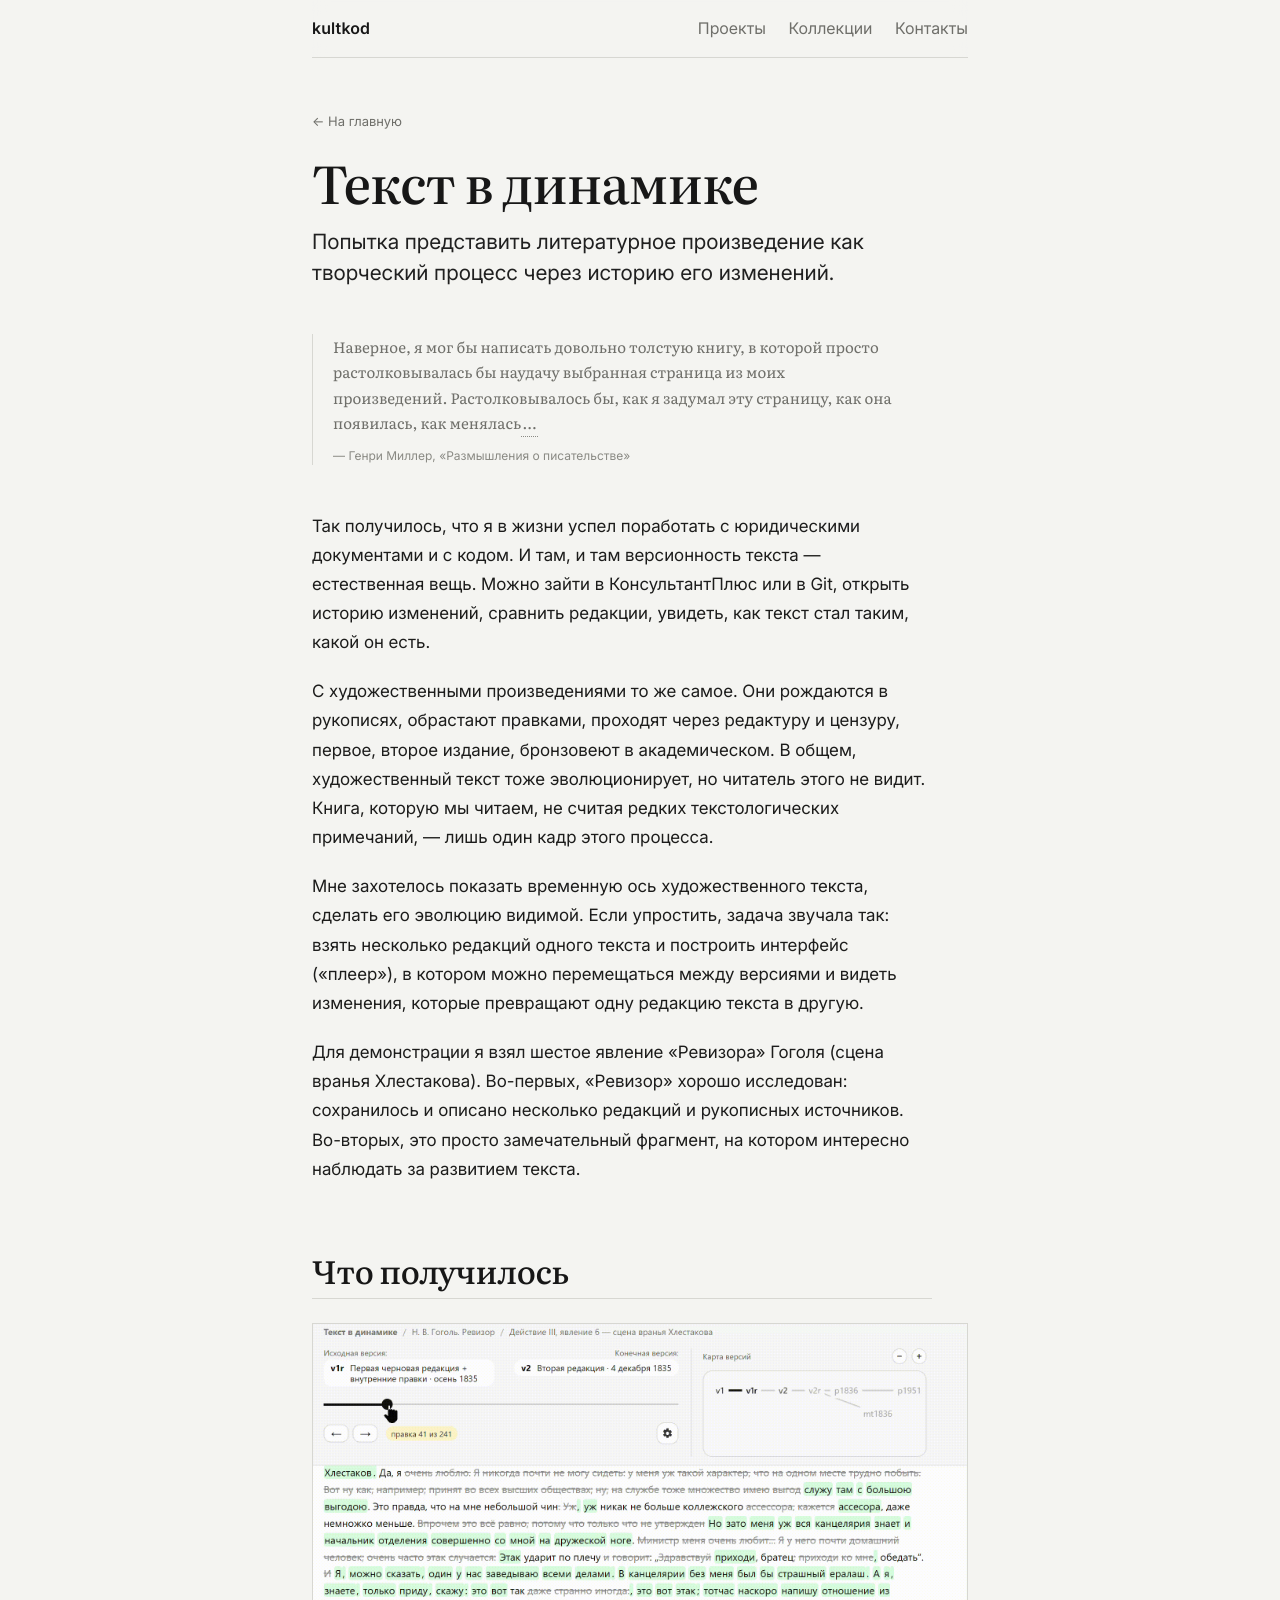
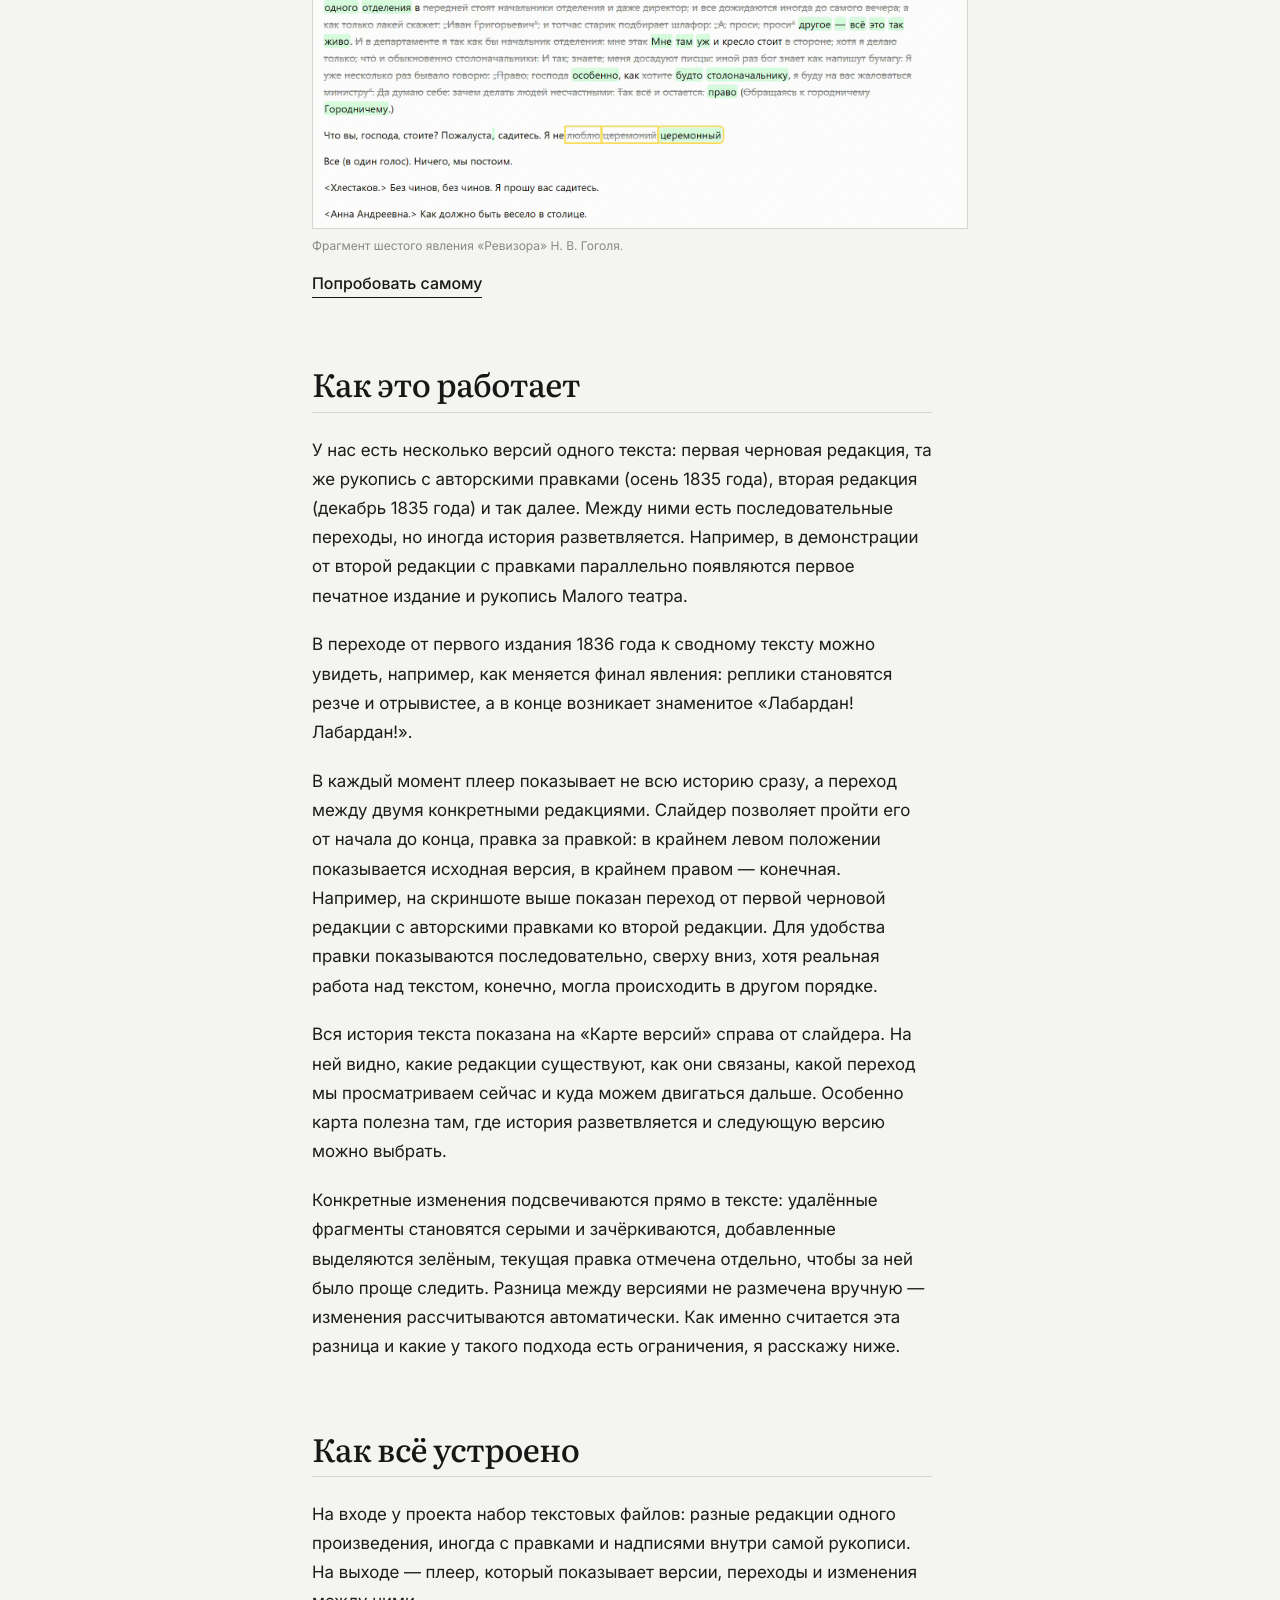
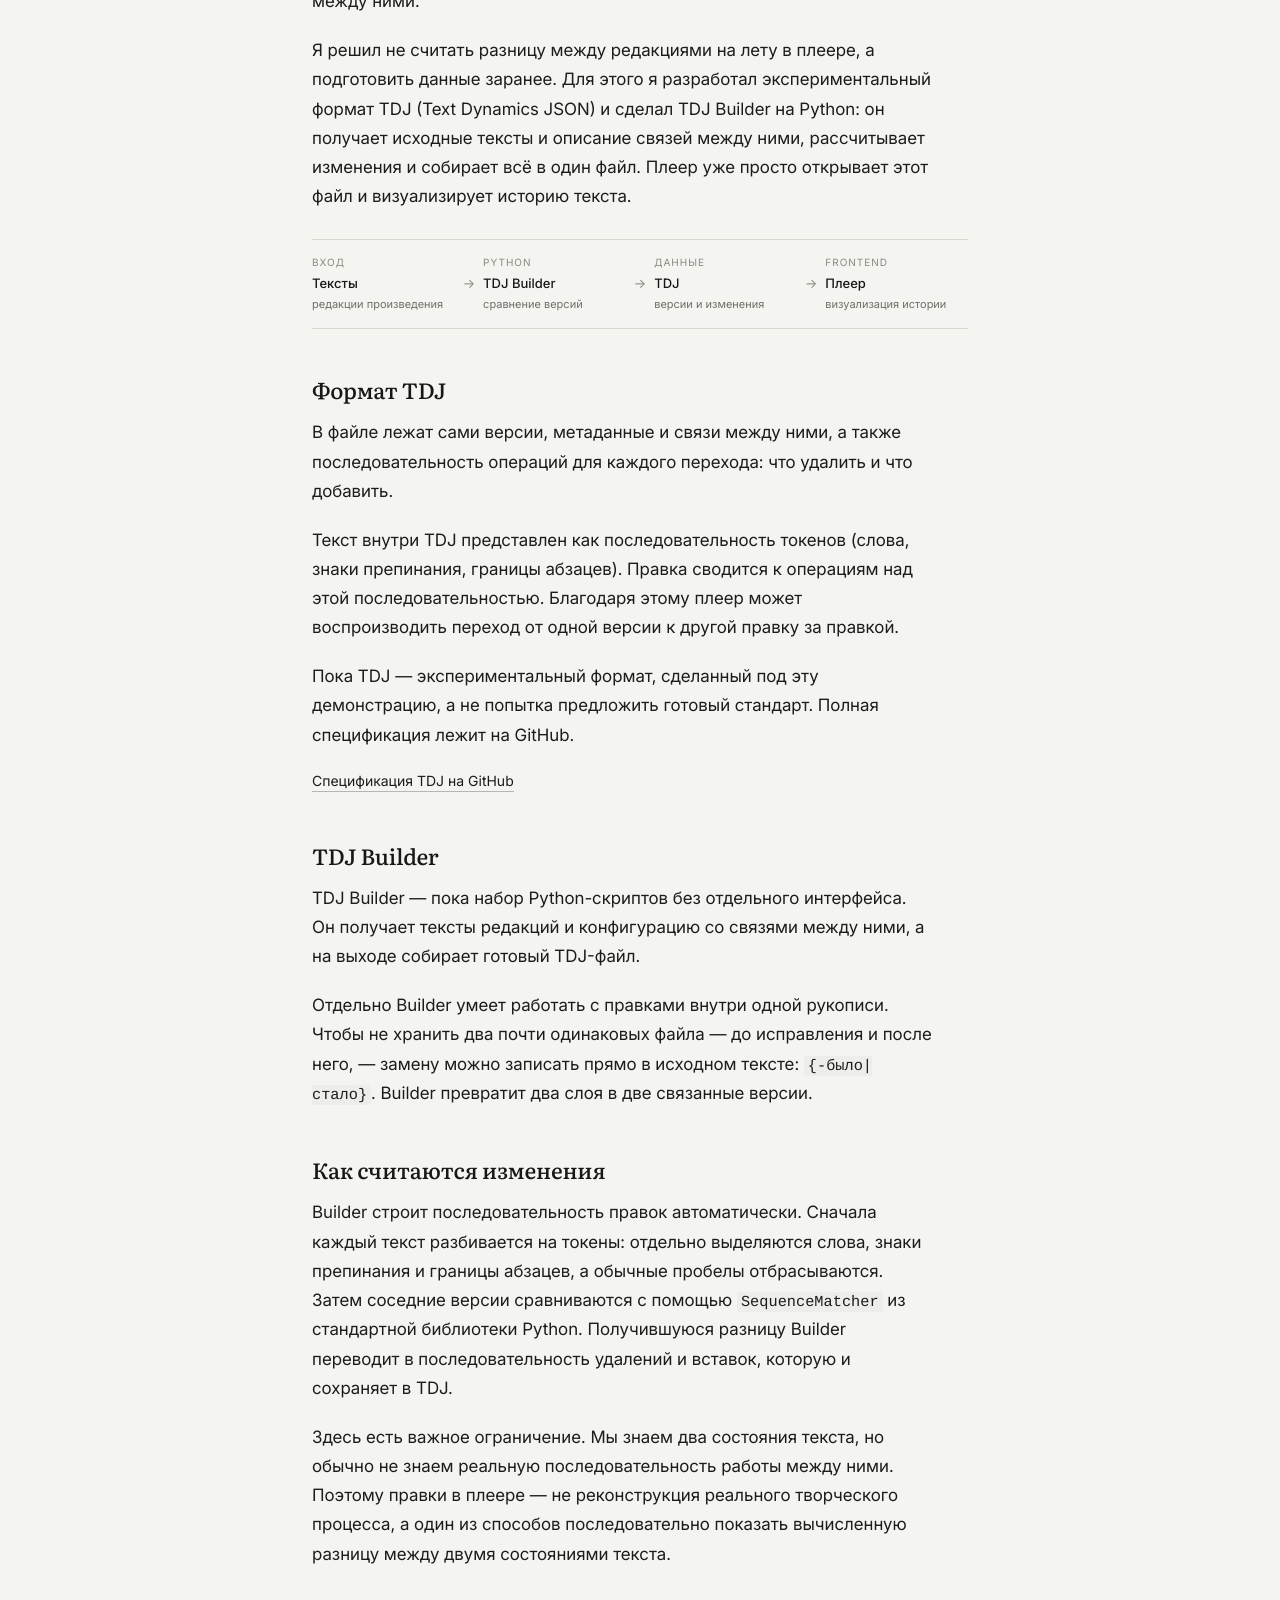
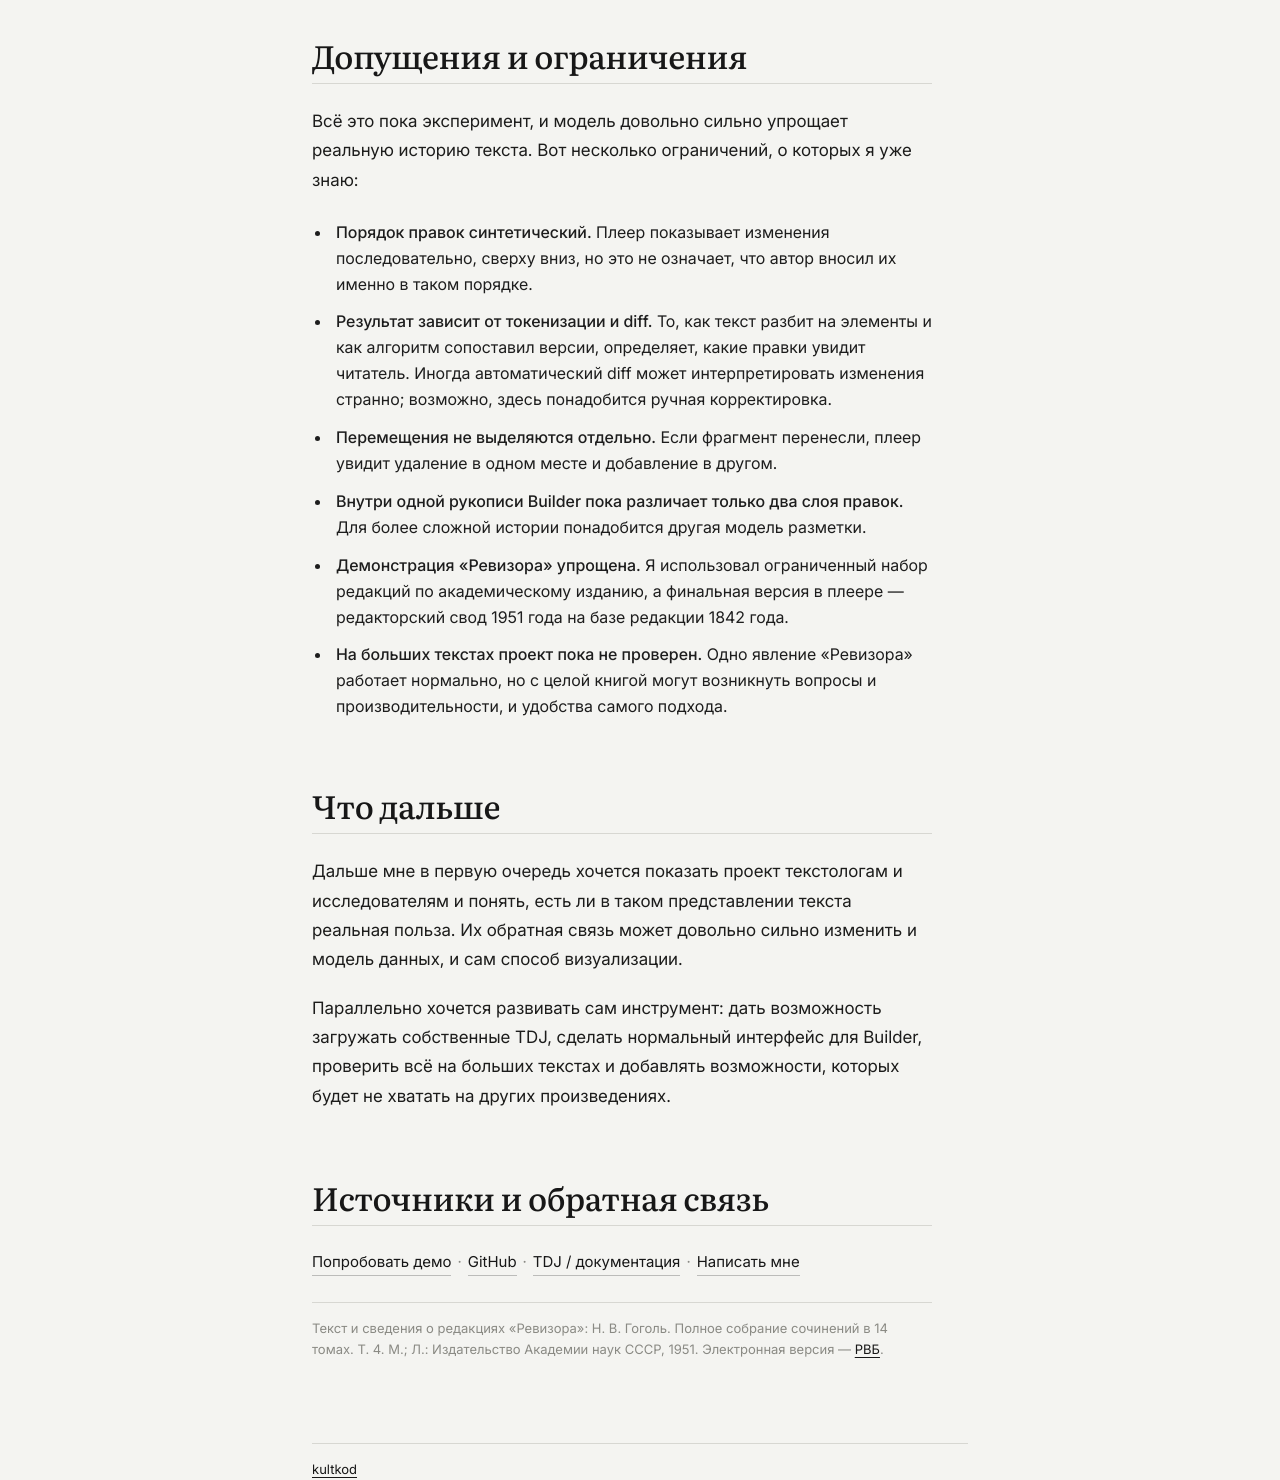
<file: text-dynamics.html>
<!DOCTYPE html>
<html lang="ru">
<head>
  <meta charset="UTF-8" />
  <meta name="viewport" content="width=device-width, initial-scale=1.0" />

  <title>Текст в динамике — kultkod</title>

  <meta
    name="description"
    content="Текст в динамике — экспериментальный плеер, который показывает литературное произведение как историю изменений от редакции к редакции."
  />

  <link rel="preconnect" href="https://fonts.googleapis.com">
  <link rel="preconnect" href="https://fonts.gstatic.com" crossorigin>

  <link
    href="https://fonts.googleapis.com/css2?family=Inter:wght@400;500;600&family=Literata:opsz,wght@7..72,400;7..72,500&display=swap"
    rel="stylesheet"
  >

  <link rel="stylesheet" href="./css/base.css" />
  <link rel="stylesheet" href="./css/essay.css" />
    <!-- Yandex.Metrika counter -->
    <script type="text/javascript">
        (function(m,e,t,r,i,k,a){
            m[i]=m[i]||function(){(m[i].a=m[i].a||[]).push(arguments)};
            m[i].l=1*new Date();
            for (var j = 0; j < document.scripts.length; j++) {if (document.scripts[j].src === r) { return; }}
            k=e.createElement(t),a=e.getElementsByTagName(t)[0],k.async=1,k.src=r,a.parentNode.insertBefore(k,a)
        })(window, document,'script','https://mc.yandex.ru/metrika/tag.js?id=113435962', 'ym');

        ym(113435962, 'init', {ssr:true, webvisor:true, clickmap:true, ecommerce:"dataLayer", referrer: document.referrer, url: location.href, accurateTrackBounce:true, trackLinks:true});
    </script>
    <noscript><div><img src="https://mc.yandex.ru/watch/113435962" style="position:absolute; left:-9999px;" alt="" /></div></noscript>
    <!-- /Yandex.Metrika counter -->

</head>

<body>

  <a class="skip" href="#content">
    К содержанию
  </a>

  <div class="page">

    <!-- HEADER -->
  <header class="topbar">
    <div id="site-header"></div>
  </header>

    <main id="content" class="essay">

      <!-- PROJECT HEADER -->
      <header class="essay-header">

        <a class="essay-back" href="./">
          ← На главную
        </a>

        <h1 class="essay-title">
          Текст в динамике
        </h1>

        <p class="essay-lead">
          Попытка представить литературное произведение как творческий процесс
          через историю его изменений.
        </p>

      </header>


      <!-- EPIGRAPH -->
      <aside class="epigraph" aria-label="Эпиграф">

        <p class="epigraph__quote">
          Наверное, я мог бы написать довольно толстую книгу, в которой
          просто растолковывалась бы наудачу выбранная страница из моих
          произведений. Растолковывалось бы, как я задумал эту страницу,
          как она появилась, как менялась<button
            class="epigraph__toggle"
            type="button"
            aria-expanded="false"
            aria-controls="epigraph-rest"
            aria-label="Развернуть цитату"
          >…</button><span
            class="epigraph__rest"
            id="epigraph-rest"
            hidden
          >, в каких была рождена муках, сколько времени прошло, прежде чем
            мелькнувшая идея облеклась плотью, и какие мысли роились в голове,
            пока я это место писал, какой был тогда день недели, как я себя
            ощущал, как обстояло дело с моими нервами, как меня прерывали или
            я сам прерывался, какие разные лексические формулы подвертывались
            под перо, как я черкал и правил, на чем останавливался, с чего
            возобновлял, изменяя даже исходный импульс, а потом накладывая
            последний шов, словно хирург, старающийся скрыть, что операция
            прошла неудачно, и решая для себя, что непременно вернусь еще к
            этой странице, но никогда не возвращаясь, а если возвращаясь, то
            лишь к самому импульсу, который вовсе изгладился из памяти, но
            вдруг опять всплывает, хотя я уже успел написать несколько других
            книг.</span>
        </p>

        <p class="epigraph__source">
          — Генри Миллер, «Размышления о писательстве»
        </p>

      </aside>


      <!-- INTRO -->
      <article class="essay-body">

        <p>
          Так получилось, что я в жизни успел поработать с юридическими
          документами и с кодом. И там, и там версионность текста — естественная
          вещь. Можно зайти в КонсультантПлюс или в Git, открыть историю
          изменений, сравнить редакции, увидеть, как текст стал таким, какой он
          есть.
        </p>

        <p>
          С художественными произведениями то же самое. Они рождаются в
          рукописях, обрастают правками, проходят через редактуру и цензуру,
          первое, второе издание, бронзовеют в академическом. В общем,
          художественный текст тоже эволюционирует, но читатель этого не видит.
          Книга, которую мы читаем, не считая редких текстологических
          примечаний, — лишь один кадр этого процесса.
        </p>

        <p>
          Мне захотелось показать временную ось художественного текста, сделать
          его эволюцию видимой. Если упростить, задача звучала так: взять
          несколько редакций одного текста и построить интерфейс («плеер»), в
          котором можно перемещаться между версиями и видеть изменения, которые
          превращают одну редакцию текста в другую.
        </p>

        <p>
          Для демонстрации я взял шестое явление «Ревизора» Гоголя (сцена
          вранья Хлестакова). Во-первых, «Ревизор» хорошо исследован:
          сохранилось и описано несколько редакций и рукописных источников.
          Во-вторых, это просто замечательный фрагмент, на котором интересно
          наблюдать за развитием текста.
        </p>

      </article>


      <!-- DEMO -->
      <section class="essay-demo" aria-labelledby="demo-title">

        <div class="essay-section-heading">
          <h2 id="demo-title">
            Что получилось
          </h2>
        </div>

        <figure class="demo-figure">

        <img
          class="demo-image"
          src="./demo.gif"
          loading="lazy"
          decoding="async"
          alt="Плеер «Текст в динамике»: переход между редакциями «Ревизора» с подсветкой изменений"
        >

          <figcaption>
            Фрагмент шестого явления «Ревизора» Н. В. Гоголя.
          </figcaption>

        </figure>

        <p class="demo-action">
          <a class="primary-link" href="./text-dynamics/">
            Попробовать самому
          </a>
        </p>

      </section>


      <!-- HOW IT WORKS -->
      <section class="essay-section" aria-labelledby="how-title">

        <div class="essay-section-heading">
          <h2 id="how-title">
            Как это работает
          </h2>
        </div>

        <div class="essay-body">

          <p>
            У нас есть несколько версий одного текста: первая черновая
            редакция, та же рукопись с авторскими правками (осень 1835 года),
            вторая редакция (декабрь 1835 года) и так далее. Между ними есть
            последовательные переходы, но иногда история разветвляется.
            Например, в демонстрации от второй редакции с правками параллельно
            появляются первое печатное издание и рукопись Малого театра.
          </p>

          <p>
            В переходе от первого издания 1836 года к сводному тексту можно
            увидеть, например, как меняется финал явления: реплики становятся
            резче и отрывистее, а в конце возникает знаменитое
            «Лабардан! Лабардан!».
          </p>

          <p>
            В каждый момент плеер показывает не всю историю сразу, а переход
            между двумя конкретными редакциями. Слайдер позволяет пройти его
            от начала до конца, правка за правкой: в крайнем левом положении
            показывается исходная версия, в крайнем правом — конечная.
            Например, на скриншоте выше показан переход от первой черновой
            редакции с авторскими правками ко второй редакции. Для удобства
            правки показываются последовательно, сверху вниз, хотя реальная
            работа над текстом, конечно, могла происходить в другом порядке.
          </p>

          <p>
            Вся история текста показана на «Карте версий» справа от слайдера.
            На ней видно, какие редакции существуют, как они связаны, какой
            переход мы просматриваем сейчас и куда можем двигаться дальше.
            Особенно карта полезна там, где история разветвляется и следующую
            версию можно выбрать.
          </p>

          <p>
            Конкретные изменения подсвечиваются прямо в тексте: удалённые
            фрагменты становятся серыми и зачёркиваются, добавленные выделяются
            зелёным, текущая правка отмечена отдельно, чтобы за ней было проще
            следить. Разница между версиями не размечена вручную — изменения
            рассчитываются автоматически. Как именно считается эта разница и
            какие у такого подхода есть ограничения, я расскажу ниже.
          </p>

        </div>

      </section>


      <!-- UNDER THE HOOD -->
      <section class="essay-section" aria-labelledby="under-title">

        <div class="essay-section-heading">
          <h2 id="under-title">
            Как всё устроено
          </h2>
        </div>

        <div class="essay-body">

          <p>
            На входе у проекта набор текстовых файлов: разные редакции одного
            произведения, иногда с правками и надписями внутри самой рукописи.
            На выходе — плеер, который показывает версии, переходы и изменения
            между ними.
          </p>

          <p>
            Я решил не считать разницу между редакциями на лету в плеере, а
            подготовить данные заранее. Для этого я разработал экспериментальный
            формат TDJ (Text Dynamics JSON) и сделал TDJ Builder на Python: он
            получает исходные тексты и описание связей между ними, рассчитывает
            изменения и собирает всё в один файл. Плеер уже просто открывает
            этот файл и визуализирует историю текста.
          </p>

        </div>


        <!-- PIPELINE -->
        <div class="pipeline" aria-label="Схема работы проекта">

          <div class="pipeline__item">
            <span class="pipeline__eyebrow">Вход</span>
            <strong>Тексты</strong>
            <span>редакции произведения</span>
          </div>

          <span class="pipeline__arrow" aria-hidden="true">→</span>

          <div class="pipeline__item">
            <span class="pipeline__eyebrow">Python</span>
            <strong>TDJ Builder</strong>
            <span>сравнение версий</span>
          </div>

          <span class="pipeline__arrow" aria-hidden="true">→</span>

          <div class="pipeline__item">
            <span class="pipeline__eyebrow">Данные</span>
            <strong>TDJ</strong>
            <span>версии и изменения</span>
          </div>

          <span class="pipeline__arrow" aria-hidden="true">→</span>

          <div class="pipeline__item">
            <span class="pipeline__eyebrow">Frontend</span>
            <strong>Плеер</strong>
            <span>визуализация истории</span>
          </div>

        </div>


        <!-- TDJ -->
        <section class="essay-subsection" aria-labelledby="tdj-title">

          <h3 id="tdj-title">
            Формат TDJ
          </h3>

          <div class="essay-body">

            <p>
              В файле лежат сами версии, метаданные и связи между ними, а
              также последовательность операций для каждого перехода: что
              удалить и что добавить.
            </p>

            <p>
              Текст внутри TDJ представлен как последовательность токенов
              (слова, знаки препинания, границы абзацев). Правка сводится к
              операциям над этой последовательностью. Благодаря этому плеер
              может воспроизводить переход от одной версии к другой правку за
              правкой.
            </p>

            <p>
              Пока TDJ — экспериментальный формат, сделанный под эту
              демонстрацию, а не попытка предложить готовый стандарт.
              Полная спецификация лежит на GitHub.
            </p>

            <p class="essay-inline-link">
              <a
                href="https://github.com/zhenyacode/tdj_builder"
                target="_blank"
                rel="noreferrer"
              >
                Спецификация TDJ на GitHub
              </a>
            </p>

          </div>

        </section>


        <!-- BUILDER -->
        <section class="essay-subsection" aria-labelledby="builder-title">

          <h3 id="builder-title">
            TDJ Builder
          </h3>

          <div class="essay-body">

            <p>
              TDJ Builder — пока набор Python-скриптов без отдельного
              интерфейса. Он получает тексты редакций и конфигурацию со
              связями между ними, а на выходе собирает готовый TDJ-файл.
            </p>

            <p>
              Отдельно Builder умеет работать с правками внутри одной
              рукописи. Чтобы не хранить два почти одинаковых файла — до
              исправления и после него, — замену можно записать прямо в
              исходном тексте:
              <code class="inline-code">{-было|стало}</code>.
              Builder превратит два слоя в две связанные версии.
            </p>

          </div>

        </section>


        <!-- DIFF -->
        <section class="essay-subsection" aria-labelledby="diff-title">

          <h3 id="diff-title">
            Как считаются изменения
          </h3>

          <div class="essay-body">

            <p>
              Builder строит последовательность правок автоматически. Сначала
              каждый текст разбивается на токены: отдельно выделяются слова,
              знаки препинания и границы абзацев, а обычные пробелы
              отбрасываются. Затем соседние версии сравниваются с помощью
              <code class="inline-code">SequenceMatcher</code> из стандартной
              библиотеки Python. Получившуюся разницу Builder переводит в
              последовательность удалений и вставок, которую и сохраняет в
              TDJ.
            </p>

            <p>
              Здесь есть важное ограничение. Мы знаем два состояния текста, но
              обычно не знаем реальную последовательность работы между ними.
              Поэтому правки в плеере — не реконструкция реального творческого
              процесса, а один из способов последовательно показать вычисленную
              разницу между двумя состояниями текста.
            </p>

          </div>

        </section>

      </section>


      <!-- LIMITATIONS -->
      <section class="essay-section" aria-labelledby="limits-title">

        <div class="essay-section-heading">
          <h2 id="limits-title">
            Допущения и ограничения
          </h2>
        </div>

        <div class="essay-body">

          <p>
            Всё это пока эксперимент, и модель довольно сильно упрощает
            реальную историю текста. Вот несколько ограничений, о которых я
            уже знаю:
          </p>

          <ul class="essay-list">

            <li>
              <strong>Порядок правок синтетический.</strong>
              Плеер показывает изменения последовательно, сверху вниз, но это
              не означает, что автор вносил их именно в таком порядке.
            </li>

            <li>
              <strong>Результат зависит от токенизации и diff.</strong>
              То, как текст разбит на элементы и как алгоритм сопоставил
              версии, определяет, какие правки увидит читатель. Иногда
              автоматический diff может интерпретировать изменения странно;
              возможно, здесь понадобится ручная корректировка.
            </li>

            <li>
              <strong>Перемещения не выделяются отдельно.</strong>
              Если фрагмент перенесли, плеер увидит удаление в одном месте и
              добавление в другом.
            </li>

            <li>
              <strong>Внутри одной рукописи Builder пока различает только два
              слоя правок.</strong>
              Для более сложной истории понадобится другая модель разметки.
            </li>

            <li>
              <strong>Демонстрация «Ревизора» упрощена.</strong>
              Я использовал ограниченный набор редакций по академическому
              изданию, а финальная версия в плеере — редакторский свод 1951
              года на базе редакции 1842 года.
            </li>

            <li>
              <strong>На больших текстах проект пока не проверен.</strong>
              Одно явление «Ревизора» работает нормально, но с целой книгой
              могут возникнуть вопросы и производительности, и удобства самого
              подхода.
            </li>

          </ul>

        </div>

      </section>


      <!-- NEXT -->
      <section class="essay-section" aria-labelledby="next-title">

        <div class="essay-section-heading">
          <h2 id="next-title">
            Что дальше
          </h2>
        </div>

        <div class="essay-body">

          <p>
            Дальше мне в первую очередь хочется показать проект текстологам и
            исследователям и понять, есть ли в таком представлении текста
            реальная польза. Их обратная связь может довольно сильно изменить
            и модель данных, и сам способ визуализации.
          </p>

          <p>
            Параллельно хочется развивать сам инструмент: дать возможность
            загружать собственные TDJ, сделать нормальный интерфейс для
            Builder, проверить всё на больших текстах и добавлять возможности,
            которых будет не хватать на других произведениях.
          </p>

        </div>

      </section>


      <!-- SOURCES / FEEDBACK -->
      <section
        class="essay-section essay-end"
        aria-labelledby="sources-title"
      >

        <div class="essay-section-heading">
          <h2 id="sources-title">
            Источники и обратная связь
          </h2>
        </div>

        <div class="essay-links">

          <a href="./text-dynamics/">
            Попробовать демо
          </a>

          <span class="dot">·</span>

          <a
            href="https://github.com/kultkod/text-dynamics"
            target="_blank"
            rel="noreferrer"
          >
            GitHub
          </a>

          <span class="dot">·</span>

          <a
            href="https://github.com/zhenyacode/tdj_builder"
            target="_blank"
            rel="noreferrer"
          >
            TDJ / документация
          </a>

          <span class="dot">·</span>

          <a
            href="https://t.me/chbchk"
            target="_blank"
            rel="noreferrer"
          >
            Написать мне
          </a>

        </div>


        <div class="essay-source">

          <p>
            Текст и сведения о редакциях «Ревизора»:
            Н. В. Гоголь. Полное собрание сочинений в 14 томах.
            Т. 4. М.; Л.: Издательство Академии наук СССР, 1951.
            Электронная версия —
            <a
              href="https://rvb.ru/gogol/toc_vol_04.htm"
              target="_blank"
              rel="noreferrer"
            >РВБ</a>.
          </p>

        </div>

      </section>

    </main>


    <footer class="site-footer">

      <div class="footer-row">
        <a href="./">kultkod</a>
      </div>

    </footer>

  </div>


<script>
  const epigraphToggle = document.querySelector(".epigraph__toggle");
  const epigraphRest = document.querySelector(".epigraph__rest");

  if (epigraphToggle && epigraphRest) {
    epigraphToggle.addEventListener("click", () => {
      epigraphRest.hidden = false;
      epigraphToggle.setAttribute("aria-expanded", "true");
      epigraphToggle.remove();
    });
  }
</script>
<script>
fetch('/components/header.html')
  .then(response => response.text())
  .then(html => {
    document.getElementById('site-header').innerHTML = html;
  });
</script>
</body>
</html>
</file>
<file: css/base.css>
/* =========================================================
   DESIGN SYSTEM
   ========================================================= */

:root {
  /* Colors */
  --bg: #f4f4f1;
  --text: #171717;
  --muted: #6f6f6a;
  --muted2: #8a8a84;
  --line: #d7d7d2;

  /* Derived colors */
  --text-90: color-mix(in oklab, var(--text) 90%, var(--muted));
  --link-border: color-mix(in oklab, var(--text) 25%, transparent);

  /* Typography */
  --serif: "Literata", ui-serif, Georgia, "Times New Roman", Times, serif;
  --sans: "Inter", system-ui, -apple-system, Segoe UI, Roboto, Arial, sans-serif;
  --mono: ui-monospace, SFMono-Regular, Menlo, Monaco, Consolas, "Liberation Mono", "Courier New", monospace;

  /* Layout */
  --page: 720px;
  --gutter: clamp(16px, 4vw, 32px);

  /* Spacing */
  --s3: 16px;
  --s4: 24px;
  --s5: 26px;
  --s6: 56px;
}


/* =========================================================
   BASE
   ========================================================= */

* {
  box-sizing: border-box;
}

html,
body {
  height: 100%;
}

html {
  scroll-behavior: smooth;
}

body {
  margin: 0;
  background: var(--bg);
  color: var(--text);
  font-family: var(--sans);
  line-height: 1.55;
  -webkit-font-smoothing: antialiased;
  text-rendering: geometricPrecision;
}

a {
  color: inherit;
  text-decoration: underline;
  text-underline-offset: 3px;
  text-decoration-thickness: 1px;
}

a:hover {
  text-decoration-color: var(--text);
}

:focus-visible {
  outline: 2px solid color-mix(in oklab, var(--text) 50%, transparent);
  outline-offset: 3px;
  border-radius: 8px;
}


/* =========================================================
   ACCESSIBILITY
   ========================================================= */

.skip {
  position: absolute;
  left: -9999px;
  top: 12px;
  padding: 10px 12px;
  background: var(--text);
  color: var(--bg);
  border-radius: 10px;
}

.skip:focus {
  left: 12px;
  z-index: 100;
}


/* =========================================================
   PAGE LAYOUT
   ========================================================= */

.page {
  max-width: var(--page);
  margin: 0 auto;
  padding: 0 var(--gutter);
}


/* =========================================================
   HEADER / NAVIGATION
   ========================================================= */

.topbar {
  position: sticky;
  top: 0;
  background: color-mix(in oklab, var(--bg) 92%, transparent);
  backdrop-filter: blur(8px);
  -webkit-backdrop-filter: blur(8px);
  z-index: 50;
}

.topbar__row {
  display: flex;
  justify-content: space-between;
  align-items: baseline;
  gap: 16px;
  padding: var(--s3) 0;
}

.brand {
  text-decoration: none;
}

.brand__name {
  display: inline-flex;
  align-items: baseline;
  font-family: var(--sans);
  font-weight: 600;
  letter-spacing: 0.01em;
}

.brand__expand {
  display: inline-flex;
  align-items: baseline;
}

.brand__char {
  display: inline-block;
  min-width: 0;       /* Важно для flex: позволяет сжиматься до нуля */
  max-width: 0;
  opacity: 0;
  overflow: hidden;
  white-space: pre;
  pointer-events: none;

  /* Быстрая анимация для эффекта печати */
  transition: 
    max-width 90ms ease-out,
    opacity 50ms ease-out;

  /* ПРИ ОТВЕДЕНИИ МЫШИ (стирание назад):
     Буквы исчезают справа налево (с последней до первой) */
  transition-delay: calc((var(--total) - 1 - var(--i)) * 35ms);
}

/* ПРИ НАВЕДЕНИИ (допечатывание вперед):
   Буквы появляются слева направо (с 0-й до последней) */
.brand:hover .brand__char,
.brand:focus-visible .brand__char {
  max-width: 1.5ch;
  opacity: 1;
  transition-delay: calc(var(--i) * 50ms);
}

.nav a {
  margin-left: 18px;
  text-decoration: none;
  color: var(--muted);
}

.nav a:hover {
  color: var(--text);
  text-decoration: underline;
  text-underline-offset: 4px;
}

.rule {
  border-top: 1px solid var(--line);
}


/* =========================================================
   UTILITIES
   ========================================================= */

.mono {
  font-family: var(--mono);
  font-size: 0.95em;
}

.dot {
  margin: 0 6px;
  color: var(--muted2);
}


/* =========================================================
   FOOTER
   ========================================================= */

.site-footer {
  margin: var(--s6) 0 var(--s5);
  padding-top: var(--s3);
  border-top: 1px solid var(--line);
}

.footer-row {
  display: flex;
  justify-content: space-between;
  gap: 12px;
  font-size: 13px;
}


/* =========================================================
   MOBILE
   ========================================================= */

@media (max-width: 520px) {
  .nav a {
    margin-left: 12px;
  }

  .footer-row {
    flex-direction: column;
  }
}


/* =========================================================
   REDUCED MOTION
   ========================================================= */

@media (prefers-reduced-motion: reduce) {
  html {
    scroll-behavior: auto;
  }
}
</file>
<file: css/home.css>
/* =========================================================
   HOME — KULTKOD V9
   ========================================================= */


/* =========================================================
   HERO
   ========================================================= */

.hero {
  padding: 56px 0 36px;
}

.hero__title {
  margin: 0 0 16px;

  font-family: var(--serif);
  font-size: clamp(36px, 5vw, 52px);
  font-weight: 500;

  letter-spacing: -0.02em;
  line-height: 1.05;
}

.hero__lead {
  margin: 0;
  max-width: 680px;

  font-size: 19px;
  line-height: 1.55;
}


/* =========================================================
   HERO TOOLTIPS
   ========================================================= */

.areas {
  position: relative;
  display: inline;
}

.areas__trigger {
  appearance: none;

  margin: 0;
  padding: 0;

  border: 0;
  border-bottom: 1px dashed var(--muted2);
  border-radius: 0;

  background: transparent;
  color: inherit;

  font: inherit;
  line-height: inherit;

  cursor: pointer;
}

.areas__trigger:hover,
.areas__trigger:focus-visible {
  border-bottom-color: var(--text);
}

.areas__tooltip {
  position: absolute;

  left: -7px;
  top: calc(100% + 7px);
  z-index: 20;

  display: flex;
  flex-direction: column;
  align-items: flex-start;

  min-width: 180px;

  padding: 10px 12px;

  background: var(--bg);
  border: 1px solid var(--line);

  opacity: 0;
  visibility: hidden;
  pointer-events: none;

  transition:
    opacity 150ms ease,
    visibility 150ms ease;
}

.areas__tooltip > span {
  display: block;
  white-space: nowrap;

  font-size: 14px;
  line-height: 1.6;
}

.areas__tooltip a {
  text-decoration: none;
  border-bottom: 1px solid var(--line);
}

.areas__tooltip a:hover {
  border-color: var(--text);
}

.areas:hover .areas__tooltip,
.areas:focus-within .areas__tooltip {
  opacity: 1;
  visibility: visible;
  pointer-events: auto;
}


/* =========================================================
   HERO LINKS
   ========================================================= */

.hero__links {
  display: flex;
  flex-direction: column;
  align-items: flex-start;

  gap: 6px;

  margin-top: 24px;

  font-size: 14px;
}

.hero__links a {
  color: var(--muted);

  text-decoration: none;
  border-bottom: 1px solid var(--line);
}

.hero__links a:hover {
  color: var(--text);
  border-color: var(--text);
}


/* =========================================================
   NOW
   ========================================================= */

.now {
  margin-top: 28px;
  max-width: 600px;
}

.now__label {
  display: block;
  margin-bottom: 7px;

  font-family: var(--mono);
  font-size: 10px;
  letter-spacing: 0.08em;

  color: var(--muted2);
}

.now__text {
  margin: 0;

  font-size: 13px;
  line-height: 1.55;

  color: var(--muted);
}


/* =========================================================
   SECTIONS
   ========================================================= */

.section {
  padding: 36px 0 20px;
  scroll-margin-top: 90px;
}

.section-header {
  padding-bottom: 12px;
  margin-bottom: 28px;

  border-bottom: 1px solid var(--line);

  font-size: 12px;
  font-weight: 600;
  letter-spacing: 0.14em;

  color: var(--muted2);
}


/* =========================================================
   INVENTORY GRID
   ========================================================= */

.inventory-grid {
  display: grid;
  grid-template-columns: repeat(4, minmax(0, 1fr));

  gap: 32px 12px;
}


/* =========================================================
   PROJECT CARDS
   ========================================================= */

.project-card {
  display: flex;
  flex-direction: column;

  min-width: 0;
}

.project-card__visual {
  position: relative;

  width: 100%;
  aspect-ratio: 1;

  display: flex;
  align-items: center;
  justify-content: center;

  padding: 10px;

  background: var(--bg);
  border: 1px solid var(--line);

  overflow: hidden;

  transition: border-color 150ms ease;

  text-decoration: none;
  color: inherit;

}

/* Единое выделение всей карточки */

.project-card:not(.project-card--disabled):hover
.project-card__visual,

.project-card:not(.project-card--disabled):focus-within
.project-card__visual {
  border-color: var(--text);
}

.project-card__main {
  display: block;
  margin-top: 10px;

  text-decoration: none;
  color: inherit;
}

.project-card__title {
  margin: 0;

  font-family: var(--serif);
  font-size: 15px;
  font-weight: 500;

  line-height: 1.25;
}

.project-card__desc {
  margin: 6px 0 8px;

  font-size: 11.5px;
  line-height: 1.45;

  color: var(--muted);
}

.project-card__main:hover .project-card__title {
  text-decoration: underline;
  text-underline-offset: 3px;
}

.project-card__links {
  margin-top: auto;

  font-size: 11.5px;
}

.project-card__links a {
  text-decoration: none;
  border-bottom: 1px solid var(--line);
}

.project-card__links a:hover {
  border-color: var(--text);
}

.project-card__links .dot {
  margin: 0 3px;
}


/* =========================================================
   INACTIVE PROJECTS
   ========================================================= */

.project-card--disabled .project-card__visual {
  border-style: dashed;
  background: transparent;
}

.project-card--disabled .project-card__visual > * {
  opacity: 0.35;
}

.project-card--disabled .project-card__title,
.project-card--disabled .project-card__desc {
  color: #aaa9a3;
}


/* =========================================================
   COLLABORATION SLOT
   ========================================================= */

.inventory-slot__link {
  position: relative;

  display: flex;
  align-items: center;
  justify-content: center;

  width: 100%;
  aspect-ratio: 1;

  border: 1px dashed #e2e2dc;

  color: #d2d2cc;
  text-decoration: none;
}

.inventory-slot__plus {
  font-family: var(--mono);
  font-size: 20px;
}

.inventory-slot__hint {
  position: absolute;

  left: 50%;
  bottom: 16px;

  width: 90%;

  transform: translateX(-50%);

  font-size: 10px;
  line-height: 1.35;

  text-align: center;
  color: var(--muted);

  opacity: 0;
  visibility: hidden;

  transition: opacity 150ms ease;
}

.inventory-slot__link:hover,
.inventory-slot__link:focus-visible {
  border-color: #aaa9a3;
  color: var(--muted);
}

.inventory-slot__link:hover .inventory-slot__hint,
.inventory-slot__link:focus-visible .inventory-slot__hint {
  opacity: 1;
  visibility: visible;
}


/* =========================================================
   TEXT DYNAMICS PREVIEW
   ========================================================= */

.td-preview {
  position: relative;

  width: 100%;
  height: 100%;

  font-family: Georgia, serif;
  font-style: italic;
}

.td-preview__text {
  position: absolute;

  inset: 8px 2px 24px;

  display: flex;
  align-items: center;

  font-size: 12px;
  line-height: 1.35;
}

.td-preview__state {
  position: absolute;

  left: 0;
  top: 50%;

  width: 100%;
  margin: 0;

  transform: translateY(-50%);

  transition:
    opacity 220ms ease,
    transform 260ms ease;
}

.td-preview__state--before {
  opacity: 1;
}

.td-preview__state--after {
  opacity: 0;
  transform: translateY(-45%);
}

.td-preview__removed {
  color: #989893;
  text-decoration: line-through;
}

.td-preview__added {
  padding: 0 2px;

  background: #d8f1dc;
  color: #173c20;
}

.project-card:hover .td-preview__state--before,
.project-card:focus-within .td-preview__state--before {
  opacity: 0;
  transform: translateY(-55%);
}

.project-card:hover .td-preview__state--after,
.project-card:focus-within .td-preview__state--after {
  opacity: 1;
  transform: translateY(-50%);
}


/* YEARS */

.td-preview__year {
  position: absolute;

  left: 2px;
  bottom: 4px;

  font-family: var(--sans);
  font-size: 9px;
  font-style: normal;

  color: var(--muted2);
}

.td-preview__year-before,
.td-preview__year-after {
  display: block;
  transition: opacity 180ms ease;
}

.td-preview__year-after {
  position: absolute;
  left: 0;
  top: 0;

  opacity: 0;
}

.project-card:hover .td-preview__year-before,
.project-card:focus-within .td-preview__year-before {
  opacity: 0;
}

.project-card:hover .td-preview__year-after,
.project-card:focus-within .td-preview__year-after {
  opacity: 1;
}


/* =========================================================
   ACROSTICS PREVIEW
   ========================================================= */

.acro-preview {
  width: 100%;
  height: 100%;

  display: flex;
  align-items: center;

  overflow: hidden;
}

.acro-preview__text {
  margin: 0;

  font-family: Georgia, serif;
  font-size: 9px;
  line-height: 1.45;

  color: #777770;
}

.acro-preview__word {
  transition: color 180ms ease;
}

.acro-preview__first {
  transition: color 180ms ease;
}

.project-card:hover .acro-preview__word,
.project-card:focus-within .acro-preview__word {
  color: #cececa;
}

.project-card:hover .acro-preview__first,
.project-card:focus-within .acro-preview__first {
  color: #b83a32;
  font-weight: 700;
}


/* =========================================================
   DEMO ICONS
   ========================================================= */

.demo-icon {
  font-family: var(--mono);
  font-size: 18px;

  color: var(--muted2);
}


/* =========================================================
   COLLECTIONS
   ========================================================= */

.collection-card__link {
  display: flex;
  flex-direction: column;
  align-items: center;

  text-decoration: none;
  text-align: center;
}

.collection-card__visual {
  width: 100%;
  aspect-ratio: 1;

  display: flex;
  align-items: center;
  justify-content: center;

  border: 1px solid var(--line);

  transition: border-color 150ms ease;
}

.collection-card:hover .collection-card__visual,
.collection-card:focus-within .collection-card__visual {
  border-color: var(--text);
}

.collection-box {
  position: relative;

  width: 56px;
  height: 46px;

  display: flex;
  align-items: center;
  justify-content: center;

  border: 1.5px solid var(--muted);

  transition: border-color 150ms ease;
}

.collection-box::before {
  content: "";

  position: absolute;

  top: 10px;
  left: 0;
  right: 0;

  border-top: 1.5px solid var(--muted);
}

.collection-box__glyph {
  position: relative;

  padding: 0 4px;

  background: var(--bg);

  font-family: var(--mono);
  font-size: 13px;

  color: var(--muted);
}

.collection-card:hover .collection-box,
.collection-card:focus-within .collection-box {
  border-color: var(--text);
}

.collection-card:hover .collection-box::before,
.collection-card:focus-within .collection-box::before {
  border-color: var(--text);
}

.collection-card:hover .collection-box__glyph,
.collection-card:focus-within .collection-box__glyph {
  color: var(--text);
}

.collection-card__title {
  margin-top: 10px;

  font-size: 12px;
  font-weight: 500;

  line-height: 1.3;
}

.collection-card__count {
  margin-top: 4px;

  font-family: var(--mono);
  font-size: 10px;

  color: var(--muted2);
}

.collection-card:hover .collection-card__title {
  text-decoration: underline;
}


/* =========================================================
   DIARIES
   ========================================================= */

.diaries-list {
  display: flex;
  flex-direction: column;

  gap: 10px;
}

.diary-row {
  display: flex;
  align-items: baseline;

  gap: 20px;
  padding: 2px 0;

  text-decoration: none;
}

.diary-row__date {
  min-width: 90px;

  font-family: var(--mono);
  font-size: 12px;

  color: var(--muted2);
}

.diary-row__title {
  font-size: 14px;
}

.diary-row:hover .diary-row__title {
  text-decoration: underline;
}


/* =========================================================
   CONTACT
   ========================================================= */

.contact {
  padding-bottom: 20px;
}

.contact__title {
  margin: 0 0 14px;

  font-family: var(--serif);
  font-size: 34px;
  font-weight: 500;
}

.contact__desc {
  max-width: 650px;
  margin: 0;

  font-size: 17px;
}

.contact__links {
  display: flex;
  flex-wrap: wrap;
  gap: 20px;

  margin-top: 20px;
  font-size: 15px;
}

.channel-note {
  margin-top: 24px;

  color: var(--muted2);
  font-size: 14px;
}


/* =========================================================
   RESPONSIVE
   ========================================================= */

@media (max-width: 650px) {

  .inventory-grid {
    grid-template-columns: repeat(2, minmax(0, 1fr));
    gap: 28px 14px;
  }

}

@media (max-width: 380px) {

  .inventory-grid {
    gap: 24px 10px;
  }

  .project-card__title {
    font-size: 14px;
  }

  .project-card__desc {
    font-size: 11px;
  }

  .td-preview__text {
    font-size: 11px;
  }

  .acro-preview__text {
    font-size: 8px;
  }

  .diary-row {
    flex-direction: column;
    gap: 2px;
  }

}


/* =========================================================
   REDUCED MOTION
   ========================================================= */

@media (prefers-reduced-motion: reduce) {

  .td-preview__state,
  .td-preview__year-before,
  .td-preview__year-after,
  .acro-preview__word,
  .acro-preview__first {
    transition: none;
  }

}
</file>
<file: css/essay.css>
/* =========================================================
   ESSAY — KULTKOD V9.2
   ========================================================= */


/* =========================================================
   ESSAY LAYOUT
   ========================================================= */

.essay {
  padding-top: var(--s5);
}

.essay-header {
  padding: 24px 0 44px;
}

.essay-back {
  display: inline-block;

  margin-bottom: 24px;

  font-size: 13px;
  color: var(--muted);
  text-decoration: none;
}

.essay-back:hover {
  color: var(--text);
  text-decoration: underline;
  text-underline-offset: 4px;
}


/* =========================================================
   ESSAY HEADER
   ========================================================= */

.essay-title {
  max-width: 640px;
  margin: 0;

  font-family: var(--serif);
  font-weight: 500;

  /* Same typography as home Hero */

  font-size: clamp(36px, 5vw, 52px);
  line-height: 1.05;
  letter-spacing: -0.02em;
}

.essay-lead {
  max-width: 600px;

  margin: 16px 0 0;

  font-size: clamp(18px, 2.4vw, 21px);
  line-height: 1.5;

  color: color-mix(
    in oklab,
    var(--text) 88%,
    var(--muted)
  );
}


/* =========================================================
   EPIGRAPH
   ========================================================= */

.epigraph {
  max-width: 590px;

  margin: 0 0 48px;
  padding-left: 20px;

  border-left: 1px solid var(--line);

  color: var(--muted);
}

.epigraph__quote {
  margin: 0;

  font-family: var(--serif);
  font-size: 15px;
  line-height: 1.7;
}

.epigraph__toggle {
  appearance: none;

  margin: 0;
  padding: 0 2px;

  border: 0;
  border-bottom: 1px dotted var(--muted2);
  border-radius: 0;

  background: transparent;
  color: inherit;

  font: inherit;
  line-height: inherit;

  cursor: pointer;

  transition:
    color 150ms ease,
    border-color 150ms ease;
}

.epigraph__toggle:hover {
  color: var(--text);
  border-bottom-color: var(--text);
}

.epigraph__toggle:focus-visible {
  outline: 1px solid var(--muted);
  outline-offset: 2px;
  border-radius: 2px;
}

.epigraph__rest[hidden] {
  display: none;
}

.epigraph__source {
  margin: 10px 0 0;

  font-size: 12px;
  line-height: 1.5;

  color: var(--muted2);
}


/* =========================================================
   MAIN TEXT
   ========================================================= */

.essay-body {
  max-width: 620px;
}

.essay-body p {
  margin: 0 0 1.15em;

  font-size: 17px;
  line-height: 1.72;

  color: color-mix(
    in oklab,
    var(--text) 94%,
    var(--muted)
  );
}

.essay-body p:last-child {
  margin-bottom: 0;
}


/* =========================================================
   SECTIONS
   ========================================================= */

.essay-demo,
.essay-section {
  margin-top: 68px;
  scroll-margin-top: 90px;
}

.essay-section-heading {
  max-width: 620px;

  margin-bottom: var(--s4);
  padding-bottom: 10px;

  border-bottom: 1px solid var(--line);
}

.essay-section-heading h2 {
  margin: 0;

  font-family: var(--serif);
  font-weight: 500;

  font-size: clamp(25px, 3.5vw, 32px);
  line-height: 1.1;
  letter-spacing: -0.015em;
}


/* =========================================================
   DEMO
   ========================================================= */

.demo-figure {
  margin: var(--s4) 0 0;
}

.demo-image {
  display: block;

  width: 100%;
  height: auto;

  background: #fff;
  border: 1px solid var(--line);
}

.demo-figure figcaption {
  margin-top: 8px;

  font-size: 12px;
  line-height: 1.5;

  color: var(--muted2);
}

.demo-action {
  margin: var(--s3) 0 0;
}

.primary-link {
  display: inline-block;

  padding-bottom: 2px;

  font-size: 16px;
  font-weight: 500;

  text-decoration: none;
  border-bottom: 1px solid var(--text);
}

.primary-link:hover {
  border-bottom-color: var(--muted);
}


/* =========================================================
   PIPELINE
   ========================================================= */

.pipeline {
  display: grid;

  grid-template-columns:
    minmax(0, 1fr) auto
    minmax(0, 1fr) auto
    minmax(0, 1fr) auto
    minmax(0, 1fr);

  align-items: center;
  gap: 8px;

  margin-top: var(--s5);
  padding: var(--s3) 0;

  border-top: 1px solid var(--line);
  border-bottom: 1px solid var(--line);
}

.pipeline__item {
  display: flex;
  flex-direction: column;

  gap: 3px;
  min-width: 0;
}

.pipeline__eyebrow {
  font-size: 10px;
  text-transform: uppercase;
  letter-spacing: 0.1em;

  color: var(--muted2);
}

.pipeline__item strong {
  font-size: 13px;
  font-weight: 500;
}

.pipeline__item > span:last-child {
  font-size: 11px;
  line-height: 1.35;

  color: var(--muted);
}

.pipeline__arrow {
  font-size: 13px;
  color: var(--muted2);
}


/* =========================================================
   SUBSECTIONS
   ========================================================= */

.essay-subsection {
  max-width: 620px;
  margin-top: 48px;
}

.essay-subsection h3 {
  margin: 0 0 var(--s3);

  font-family: var(--serif);
  font-weight: 500;

  font-size: 22px;
  line-height: 1.2;
  letter-spacing: -0.01em;
}


/* =========================================================
   INLINE ELEMENTS
   ========================================================= */

.inline-code {
  padding: 1px 4px;

  font-family: var(--mono);
  font-size: 0.9em;

  background: color-mix(
    in oklab,
    var(--bg) 75%,
    var(--line)
  );

  border-radius: 2px;
}

.essay-inline-link {
  margin-top: var(--s3) !important;
  font-size: 14px !important;
}

.essay-inline-link a {
  padding-bottom: 1px;

  text-decoration: none;

  border-bottom: 1px solid color-mix(
    in oklab,
    var(--text) 28%,
    transparent
  );
}

.essay-inline-link a:hover {
  border-bottom-color: var(--text);
}


/* =========================================================
   LISTS
   ========================================================= */

.essay-list {
  margin: var(--s4) 0 0;
  padding-left: 1.25em;

  font-size: 16px;
  line-height: 1.62;

  color: color-mix(
    in oklab,
    var(--text) 92%,
    var(--muted)
  );
}

.essay-list li {
  margin-bottom: 12px;
  padding-left: 4px;
}

.essay-list li:last-child {
  margin-bottom: 0;
}

.essay-list strong {
  font-weight: 500;
}


/* =========================================================
   LINKS / END
   ========================================================= */

.essay-end {
  padding-bottom: var(--s5);
}

.essay-links {
  display: flex;
  flex-wrap: wrap;

  margin-top: var(--s4);

  font-size: 15px;
}

.essay-links a {
  padding-bottom: 2px;

  text-decoration: none;
  border-bottom: 1px solid var(--link-border);
}

.essay-links a:hover {
  border-bottom-color: var(--text);
}

.essay-source {
  max-width: 620px;

  margin-top: var(--s5);
  padding-top: var(--s3);

  border-top: 1px solid var(--line);
}

.essay-source p {
  margin: 0;

  font-size: 13px;
  line-height: 1.6;

  color: var(--muted2);
}

.essay-source a {
  color: var(--text);
}


/* =========================================================
   MOBILE
   ========================================================= */

@media (max-width: 520px) {

  .essay {
    padding-top: var(--s4);
  }

  .essay-header {
    padding-bottom: 34px;
  }

  .essay-title {
    font-size: 36px;
  }

  .essay-lead {
    font-size: 18px;
  }

  .epigraph {
    margin-bottom: 38px;
    padding-left: 14px;
  }

  .epigraph__quote {
    font-size: 14px;
    line-height: 1.65;
  }

  .essay-body p {
    font-size: 16px;
    line-height: 1.68;
  }

  .essay-demo,
  .essay-section {
    margin-top: 54px;
  }

  .essay-section-heading h2 {
    font-size: 25px;
  }

  .essay-subsection {
    margin-top: 38px;
  }

  .essay-subsection h3 {
    font-size: 21px;
  }

  .essay-list {
    font-size: 15px;
    line-height: 1.58;
  }

  .pipeline {
    grid-template-columns: 1fr;
    gap: 8px;
    padding: var(--s3) 0;
  }

  .pipeline__arrow {
    width: 14px;
    height: 14px;

    margin-left: 2px;
    transform: rotate(90deg);
  }

  .pipeline__item strong {
    font-size: 14px;
  }

  .pipeline__item > span:last-child {
    font-size: 12px;
  }

}


/* =========================================================
   REDUCED MOTION
   ========================================================= */

@media (prefers-reduced-motion: reduce) {

  .epigraph__toggle {
    transition: none;
  }

}
</file>
<file: collections/txt-yearly/style.css>
/* =========================================================
   TXT YEARLY — KULTKOD
   ========================================================= */

:root {
  --reading-font-size: 14px;

  --reader-bg: #1a1a1a;
  --reader-text: #e0e0e0;
  --reader-muted: #888;
  --reader-line: #333;
  --reader-accent: #c97d60;
}

/* SITE HEADER */

.collection-page .topbar {
  position: static;
}

/* PAGE */



html {
  scrollbar-gutter: stable;
}

.collection-page {
  min-height: 100vh;
  min-height: 100svh;
  display: flex;
  flex-direction: column;
}

.collection-main {
  display: flex;
  flex-direction: column;
  min-width: 0;
}


/* INTRODUCTION */

.collection-header {
  padding: 48px 0 0;
}

.collection-info {
  margin: 18px 0 0;
  font-family: var(--mono);
  font-size: 11px;
  color: var(--muted2);
}

.collection-intro {
  margin: 30px 0 48px;
}


/* DARK READER BAND */

.reader-band {
  position: relative;
  isolation: isolate;

  /* Отступы добавляются к высоте просмотрщика */
  padding: 80px 0 100px;

  color: var(--reader-text);
}

.reader-band::before {
  content: "";
  position: absolute;
  z-index: -1;

  top: 0;
  bottom: 0;
  left: 50%;

  width: 100vw;
  transform: translateX(-50%);

  background: var(--reader-bg);
}

.reader {
  display: flex;
  flex-direction: column;

  width: 100%;
  min-width: 0;

  /* Высота интерфейса не зависит от padding родителя */
  height: 100vh;
  height: 100svh;

  min-height: 0;
}

.reader-header {
  flex-shrink: 0;
}

.slide-year {
  font-family: var(--serif);
  font-size: 68px;
  font-weight: 500;
  line-height: 1;
  letter-spacing: -0.04em;
  font-variant-numeric: lining-nums tabular-nums;
  color: var(--reader-accent);
}


/* SCROLL AREA */

.slide-area {
  flex: 1;
  min-height: 0;
  width: 100%;
  margin-top: 22px;

  overflow-anchor: none;

  overflow-y: auto;
  touch-action: pan-y;
  scrollbar-width: thin;
  scrollbar-color: var(--reader-line) transparent;
}

.slide-area::-webkit-scrollbar {
  width: 4px;
}

.slide-area::-webkit-scrollbar-thumb {
  background: var(--reader-line);
}


/* FRAGMENTS */

.fragment-unit {
  position: relative;
  max-width: 620px;
  margin-bottom: 52px;
}

.fragment-unit + .fragment-unit::before {
  content: "";
  position: absolute;
  top: -26px;
  left: 0;
  width: 28px;
  height: 1px;
  background: var(--reader-line);
}

.unit-header {
  margin-bottom: 16px;
}

.unit-author {
  font-family: var(--sans);
  font-size: 11px;
  font-weight: 600;
  text-transform: uppercase;
  letter-spacing: 0.07em;
  line-height: 1.4;
  color: var(--reader-text);
}

.unit-title {
  margin-top: 3px;
  font-family: var(--serif);
  font-size: 13px;
  font-style: italic;
  line-height: 1.45;
  color: var(--reader-muted);
}

.unit-text {
  max-width: 620px;
  font-family: var(--serif);
  font-size: var(--reading-font-size);
  line-height: 1.75;
  white-space: pre-line;
  color: var(--reader-text);
  text-align: left;
  font-kerning: normal;
  font-optical-sizing: auto;
  overflow-wrap: break-word;
}


/* CONTROLS */

.reader-controls {
  flex-shrink: 0;
  padding-top: 14px;
  margin-top: 12px;
  border-top: 1px solid var(--reader-line);
}

.reader-navigation {
  display: flex;
  justify-content: space-between;
  align-items: center;
  gap: 12px;
}

.reader-navigation__buttons,
.reader-navigation__right {
  display: flex;
  align-items: center;
  gap: 8px;
}

.reader-navigation__right {
  gap: 18px;
}

.nav-button {
  width: 38px;
  height: 34px;
  border: 1px solid var(--reader-line);
  background: transparent;
  font-family: var(--sans);
  font-size: 18px;
  color: var(--reader-text);
  cursor: pointer;
}

.nav-button:hover:not(:disabled) {
  border-color: var(--reader-muted);
}

.nav-button:disabled {
  opacity: 0.25;
  cursor: default;
}

.random-button {
  margin-left: 8px;
  padding: 0 4px;
  height: 34px;
  border: 0;
  background: transparent;
  font-family: var(--sans);
  font-size: 12px;
  color: var(--reader-muted);
  cursor: pointer;
  text-decoration: underline;
  text-decoration-color: var(--reader-line);
  text-underline-offset: 3px;
}

.random-button:hover {
  color: var(--reader-text);
  text-decoration-color: var(--reader-text);
}

.random-button:disabled {
  opacity: 0.3;
  cursor: default;
}

.counter {
  flex-shrink: 0;
  font-family: var(--mono);
  font-size: 11px;
  color: var(--reader-muted);
}


/* SETTINGS */

.settings-wrapper {
  position: relative;
}

.settings-button {
  display: flex;
  align-items: center;
  justify-content: center;
  width: 34px;
  height: 34px;
  padding: 0;
  background: transparent;
  border: 0;
  color: var(--reader-muted);
  cursor: pointer;
}

.settings-button:hover {
  color: var(--reader-text);
}

.settings-panel {
  position: absolute;
  bottom: calc(100% + 8px);
  right: 0;
  width: 190px;
  padding: 16px;
  background: var(--reader-bg);
  border: 1px solid var(--reader-line);
  z-index: 100;
  box-shadow: 0 8px 24px rgb(0 0 0 / 25%);
}

.settings-panel[hidden] {
  display: none;
}

.settings-label {
  display: block;
  margin-bottom: 12px;
  font-size: 11px;
  color: var(--reader-muted);
}

.font-size-control {
  display: flex;
  align-items: center;
  justify-content: space-between;
}

.font-button {
  width: 32px;
  height: 32px;
  border: 1px solid var(--reader-line);
  background: transparent;
  font-family: var(--sans);
  font-size: 18px;
  color: var(--reader-text);
  cursor: pointer;
}

.font-button:hover:not(:disabled) {
  border-color: var(--reader-muted);
}

.font-button:disabled {
  opacity: 0.3;
  cursor: default;
}

#font-size-value {
  font-family: var(--mono);
  font-size: 11px;
  color: var(--reader-muted);
}


/* TIMELINE */

.timeline-container {
  margin-top: 18px;
}

.timeline {
  position: relative;
  height: 42px;
  cursor: pointer;
  touch-action: none;
}

.timeline-track {
  position: absolute;
  top: 12px;
  left: 0;
  right: 0;
  height: 1px;
  background: var(--reader-line);
}

.timeline-tick {
  position: absolute;
  top: 0;
  width: 0;
  height: 0;
  transform: translateX(-50%);
}

.timeline-tick-label {
  position: absolute;
  top: 20px;
  left: 50%;
  transform: translateX(-50%);
  font-family: var(--mono);
  font-size: 9px;
  color: var(--reader-muted);
}

.timeline-marker {
  position: absolute;
  top: 10px;
  width: 5px;
  height: 5px;
  border-radius: 50%;
  background: var(--reader-accent);
  opacity: 0.5;
  transform: translateX(-50%);
}

.timeline-cursor {
  position: absolute;
  top: 4px;
  width: 17px;
  height: 17px;
  border-radius: 50%;
  background: var(--reader-accent);
  border: 3px solid var(--reader-bg);
  box-shadow: 0 0 0 1px var(--reader-accent);
  transform: translateX(-50%);
  transition: left 100ms ease;
}

.timeline,
.timeline * {
  user-select: none;
  -webkit-user-select: none;
  -webkit-user-drag: none;
}

.timeline-ticks,
.timeline-markers,
.timeline-cursor {
  pointer-events: none;
}

.timeline.dragging {
  cursor: grabbing;
}

.timeline.dragging .timeline-cursor {
  transition: none;
}

.timeline:focus-visible {
  outline: 2px solid var(--reader-accent);
  outline-offset: 4px;
}

/* READER METADATA */

.reader-meta {
  flex-shrink: 0;

  margin-bottom: 28px;
}

.reader-meta .collection-info {
  display: block;

  margin: 0;

  font-family: var(--mono);
  font-size: 10px;

  letter-spacing: 0.07em;
  text-transform: uppercase;

  color: var(--reader-accent);
}

/* DETAILS */

.collection-details {
  margin-top: 68px;
}

.collection-details .essay-section-heading h2 {
  font-size: 25px;
}

.collection-details .essay-list {
  margin-top: 0;
}

.collection-contribute {
  max-width: 620px;
  margin-top: 44px;
}

.collection-contribute h3 {
  margin: 0 0 16px;
  font-family: var(--serif);
  font-size: 22px;
  font-weight: 500;
  line-height: 1.2;
}


/* NOTE TOOLTIP */

.note-tooltip {
  position: relative;
  display: inline;
}

.note-tooltip__trigger {
  appearance: none;
  margin: 0;
  padding: 0;
  border: 0;
  border-bottom: 1px dashed var(--muted2);
  border-radius: 0;
  background: transparent;
  color: inherit;
  font: inherit;
  line-height: inherit;
  cursor: pointer;
}

.note-tooltip__trigger:hover,
.note-tooltip__trigger:focus-visible {
  border-bottom-color: var(--text);
}

.note-tooltip__content {
  position: absolute;
  left: 0;
  top: calc(100% + 8px);
  z-index: 30;
  width: 270px;
  max-width: min(270px, calc(100vw - 48px));
  padding: 12px 14px;
  background: var(--bg);
  border: 1px solid var(--line);
  box-shadow: 0 8px 24px rgb(0 0 0 / 6%);
  font-family: var(--sans);
  font-size: 12px;
  line-height: 1.55;
  color: var(--muted);
}

.note-tooltip__content[hidden] {
  display: none;
}

.note-tooltip__content a {
  color: var(--text);
  text-decoration: none;
  border-bottom: 1px solid var(--line);
}

.note-tooltip__content a:hover {
  border-bottom-color: var(--text);
}


/* FOOTER */

.collection-page .site-footer {
  margin-top: 68px;
}


/* MOBILE */

@media (max-width: 520px) {
  .collection-header { padding-top: 34px; }
  .collection-info { font-size: 10px; }
  .collection-intro { margin: 24px 0 38px; }

  .reader-band {
    padding: 48px 0 64px;
  }

  .reader {
    height: 100svh;
    min-height: 0;
  }

  .reader-meta {
    margin-bottom: 20px;
  }

  .slide-year { font-size: 54px; }
  .slide-area { margin-top: 22px; }

  .reader-controls { padding-top: 12px; margin-top: 12px; }
  .reader-navigation__right { gap: 10px; }
  .random-button { margin-left: 2px; font-size: 11px; }
  .timeline-container { margin-top: 14px; }

  .timeline-tick-label {display: none;}

  .unit-header { margin-bottom: 14px; }
  .unit-author { font-size: 10px; }
  .unit-text { line-height: 1.7; }

  .collection-details { margin-top: 54px; }
  .collection-details .essay-section-heading h2 { font-size: 25px; }
  .collection-contribute { margin-top: 38px; }
  .collection-contribute h3 { font-size: 21px; }

}


/* REDUCED MOTION */

@media (prefers-reduced-motion: reduce) {
  .timeline-cursor { transition: none; }
}
</file>
